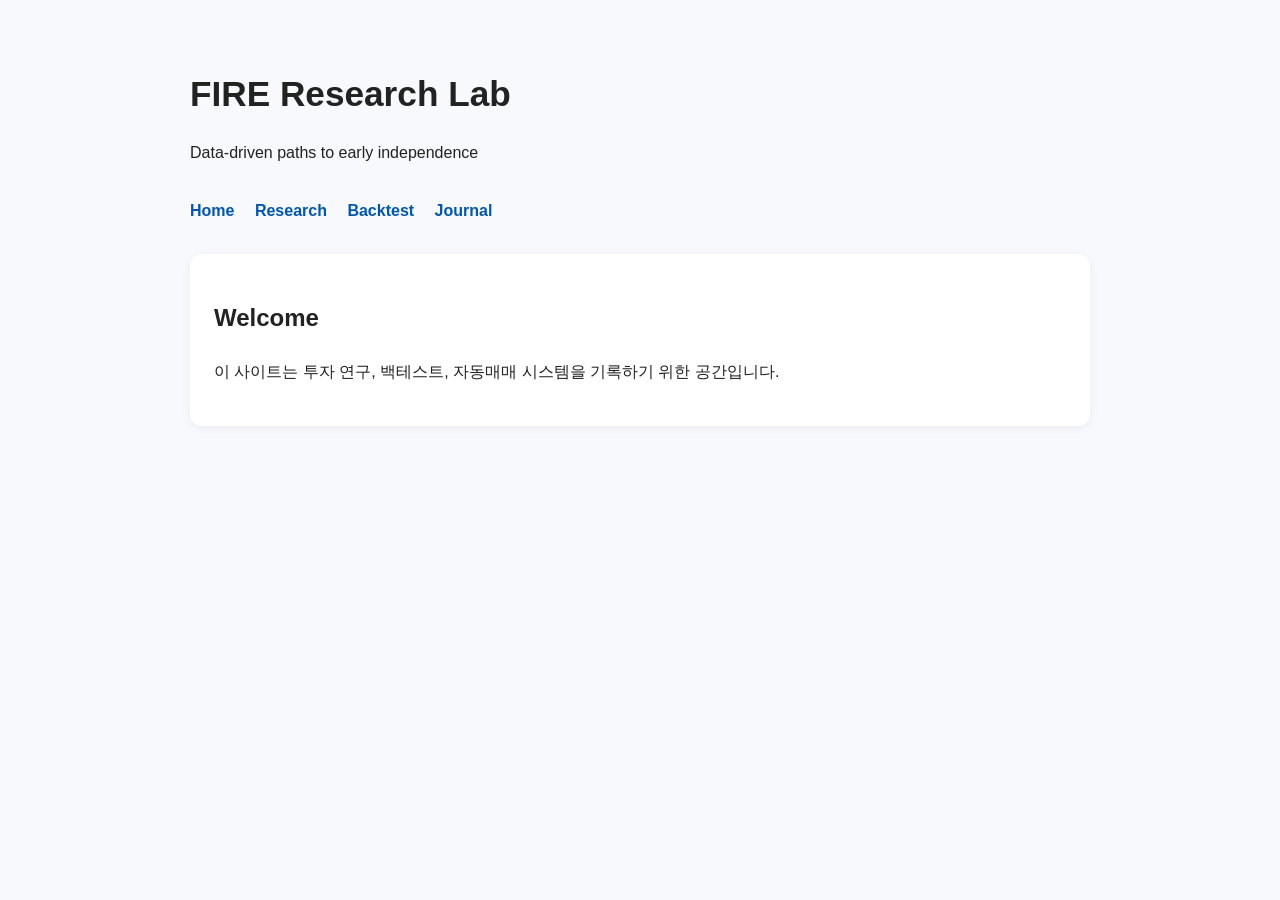
<file: index.html>
<!DOCTYPE html>
<html lang="ko">
<head>
  <meta charset="UTF-8">
  <meta name="viewport" content="width=device-width, initial-scale=1.0">
  <title>FIRE Research Lab</title>
  <style>
    body {
      font-family: Arial, sans-serif;
      max-width: 900px;
      margin: 0 auto;
      padding: 40px 20px;
      line-height: 1.7;
      background: #f7f9fc;
      color: #222;
    }
    h1 {
      font-size: 2.2rem;
      margin-bottom: 10px;
    }
    nav {
      margin: 30px 0;
    }
    nav a {
      margin-right: 16px;
      text-decoration: none;
      color: #0056b3;
      font-weight: bold;
    }
    .card {
      background: white;
      padding: 24px;
      border-radius: 12px;
      box-shadow: 0 2px 10px rgba(0,0,0,0.06);
      margin-top: 24px;
    }
  </style>
</head>
<body>

  <h1>FIRE Research Lab</h1>
  <p>Data-driven paths to early independence</p>

  <nav>
    <a href="index.html">Home</a>
    <a href="research.html">Research</a>
    <a href="backtest.html">Backtest</a>
    <a href="journal.html">Journal</a>
  </nav>

  <div class="card">
    <h2>Welcome</h2>
    <p>
      이 사이트는 투자 연구, 백테스트, 자동매매 시스템을 기록하기 위한 공간입니다.
    </p>
  </div>

</body>
</html>
</file>
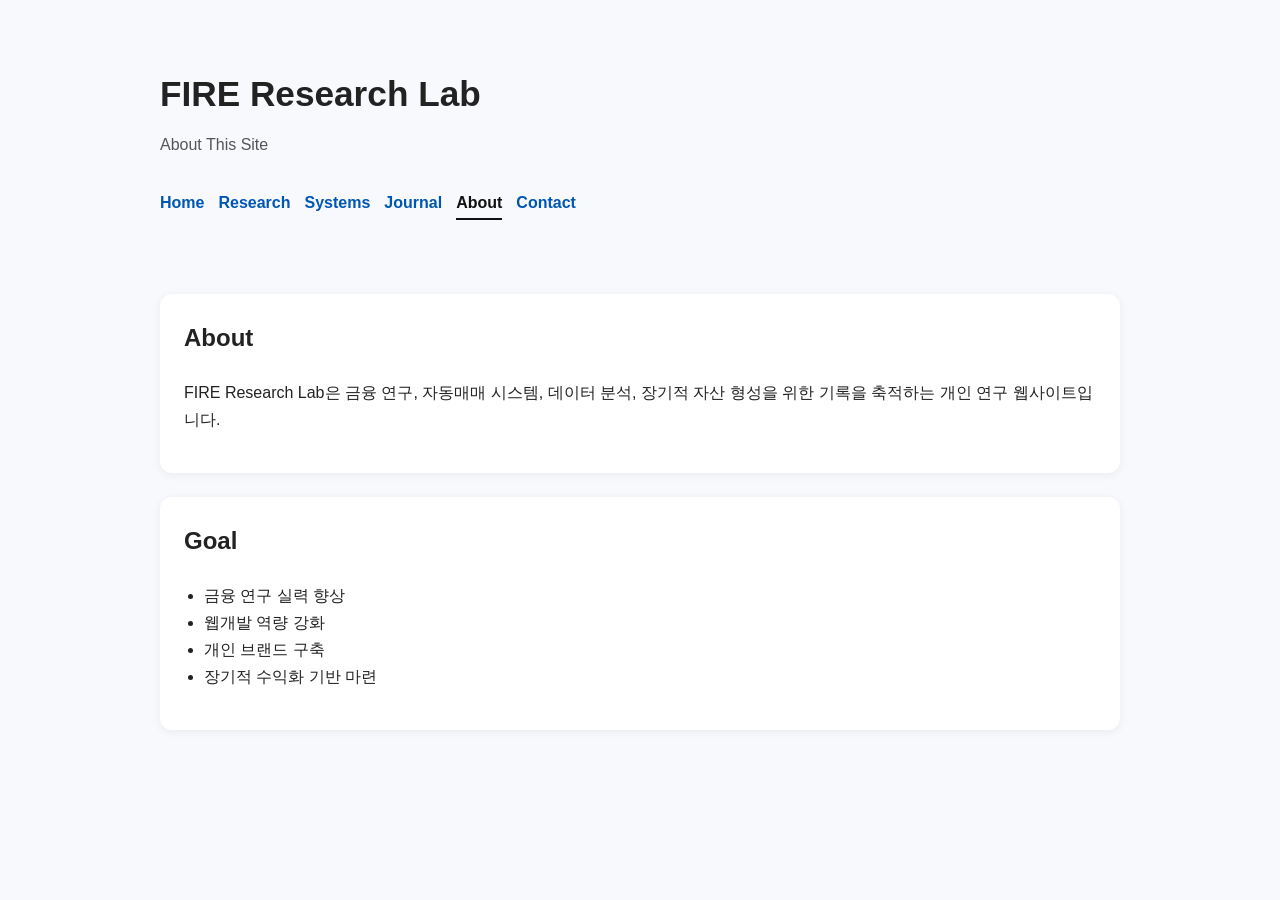
<file: about.html>
<!DOCTYPE html>
<html lang="ko">
<head>
  <meta charset="UTF-8">
  <meta name="viewport" content="width=device-width, initial-scale=1.0">
  <title>About | FIRE Research Lab</title>
  <link rel="stylesheet" href="css/style.css">
</head>
<body>

  <header class="site-header">
    <div class="container">
      <h1 class="site-title">FIRE Research Lab</h1>
      <p class="site-subtitle">About This Site</p>

      <nav class="site-nav">
        <a href="index.html">Home</a>
        <a href="research.html">Research</a>
        <a href="systems.html">Systems</a>
        <a href="journal.html">Journal</a>
        <a href="about.html" class="active">About</a>
        <a href="contact.html">Contact</a>
      </nav>
    </div>
  </header>

  <main class="container">
    <section class="card">
      <h2>About</h2>
      <p>
        FIRE Research Lab은 금융 연구, 자동매매 시스템, 데이터 분석, 장기적 자산 형성을 위한 기록을 축적하는 개인 연구 웹사이트입니다.
      </p>
    </section>

    <section class="card">
      <h2>Goal</h2>
      <ul>
        <li>금융 연구 실력 향상</li>
        <li>웹개발 역량 강화</li>
        <li>개인 브랜드 구축</li>
        <li>장기적 수익화 기반 마련</li>
      </ul>
    </section>
  </main>

</body>
</html>
</file>
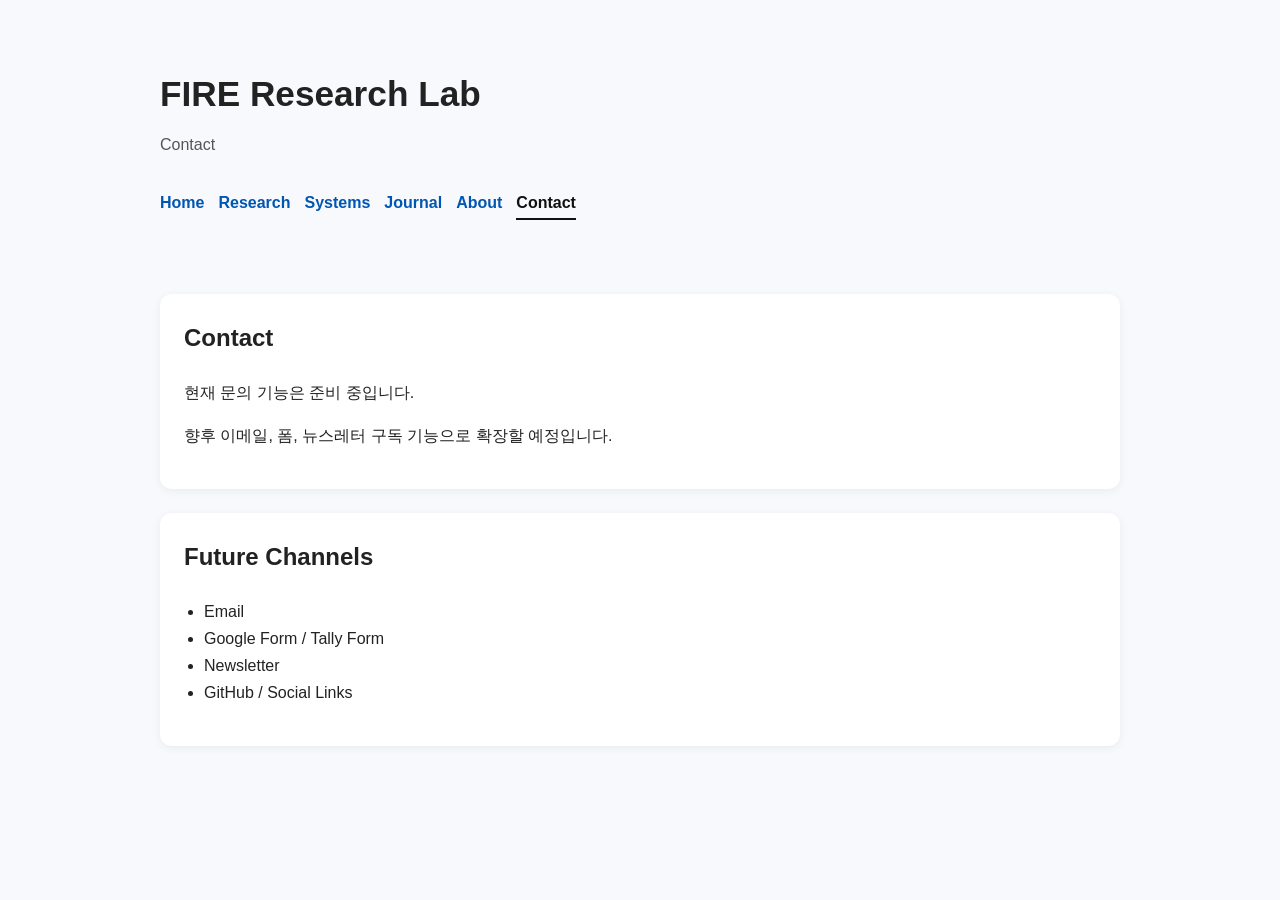
<file: contact.html>
<!DOCTYPE html>
<html lang="ko">
<head>
  <meta charset="UTF-8">
  <meta name="viewport" content="width=device-width, initial-scale=1.0">
  <meta name="description" content="FIRE Research Lab의 문의 및 향후 소통 채널을 안내하는 페이지">
  <title>Contact | FIRE Research Lab</title>
  <link rel="stylesheet" href="css/style.css">
</head>
<body>

  <header class="site-header">
    <div class="container">
      <h1 class="site-title">FIRE Research Lab</h1>
      <p class="site-subtitle">Contact</p>

      <nav class="site-nav">
        <a href="index.html">Home</a>
        <a href="research.html">Research</a>
        <a href="systems.html">Systems</a>
        <a href="journal.html">Journal</a>
        <a href="about.html">About</a>
        <a href="contact.html" class="active">Contact</a>
      </nav>
    </div>
  </header>

  <main class="container">
    <section class="card">
      <h2>Contact</h2>
      <p>현재 문의 기능은 준비 중입니다.</p>
      <p>향후 이메일, 폼, 뉴스레터 구독 기능으로 확장할 예정입니다.</p>
    </section>

    <section class="card">
      <h2>Future Channels</h2>
      <ul>
        <li>Email</li>
        <li>Google Form / Tally Form</li>
        <li>Newsletter</li>
        <li>GitHub / Social Links</li>
      </ul>
    </section>
  </main>

</body>
</html>
</file>
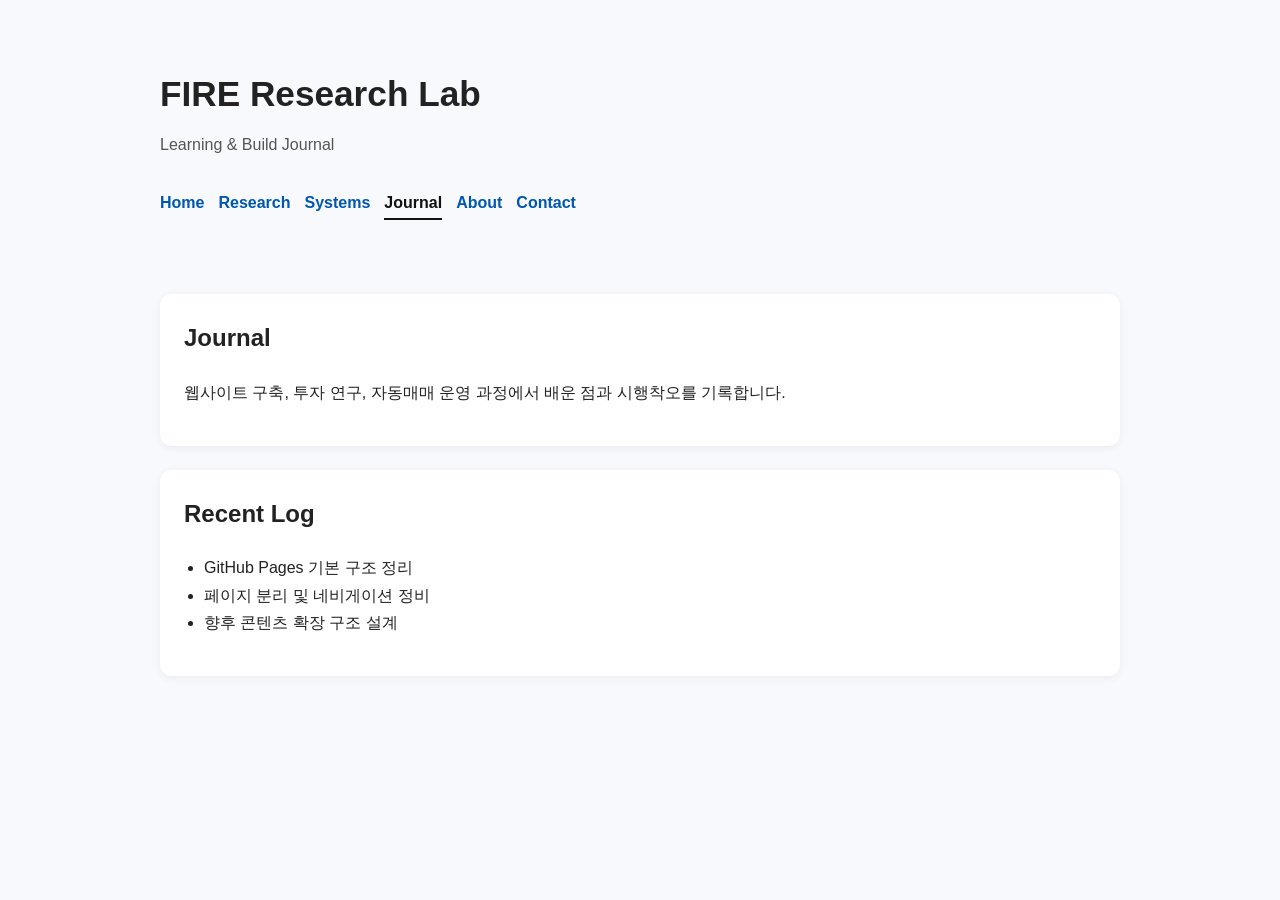
<file: journal.html>
<!DOCTYPE html>
<html lang="ko">
<head>
  <meta charset="UTF-8">
  <meta name="viewport" content="width=device-width, initial-scale=1.0">
  <title>Journal | FIRE Research Lab</title>
  <link rel="stylesheet" href="css/style.css">
</head>
<body>

  <header class="site-header">
    <div class="container">
      <h1 class="site-title">FIRE Research Lab</h1>
      <p class="site-subtitle">Learning & Build Journal</p>

      <nav class="site-nav">
        <a href="index.html">Home</a>
        <a href="research.html">Research</a>
        <a href="systems.html">Systems</a>
        <a href="journal.html" class="active">Journal</a>
        <a href="about.html">About</a>
        <a href="contact.html">Contact</a>
      </nav>
    </div>
  </header>

  <main class="container">
    <section class="card">
      <h2>Journal</h2>
      <p>웹사이트 구축, 투자 연구, 자동매매 운영 과정에서 배운 점과 시행착오를 기록합니다.</p>
    </section>

    <section class="card">
      <h2>Recent Log</h2>
      <ul>
        <li>GitHub Pages 기본 구조 정리</li>
        <li>페이지 분리 및 네비게이션 정비</li>
        <li>향후 콘텐츠 확장 구조 설계</li>
      </ul>
    </section>
  </main>

</body>
</html>
</file>
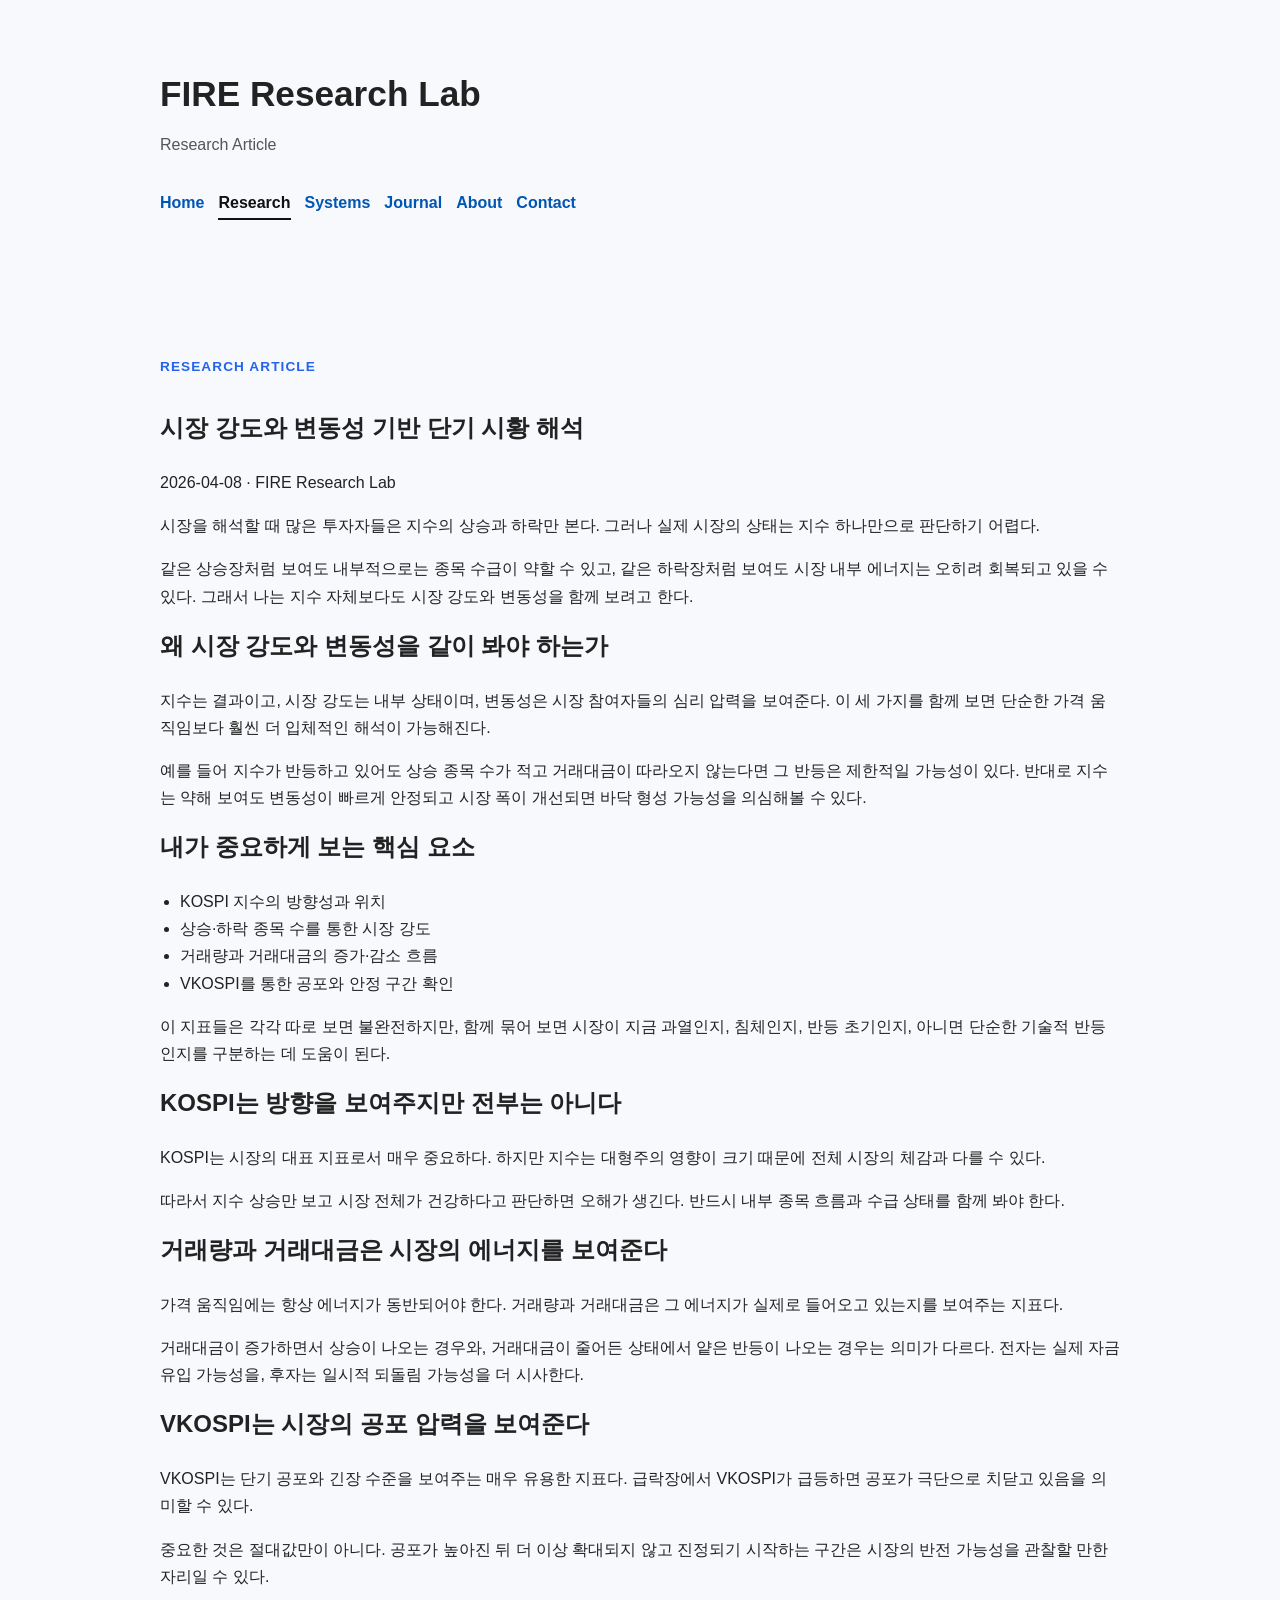
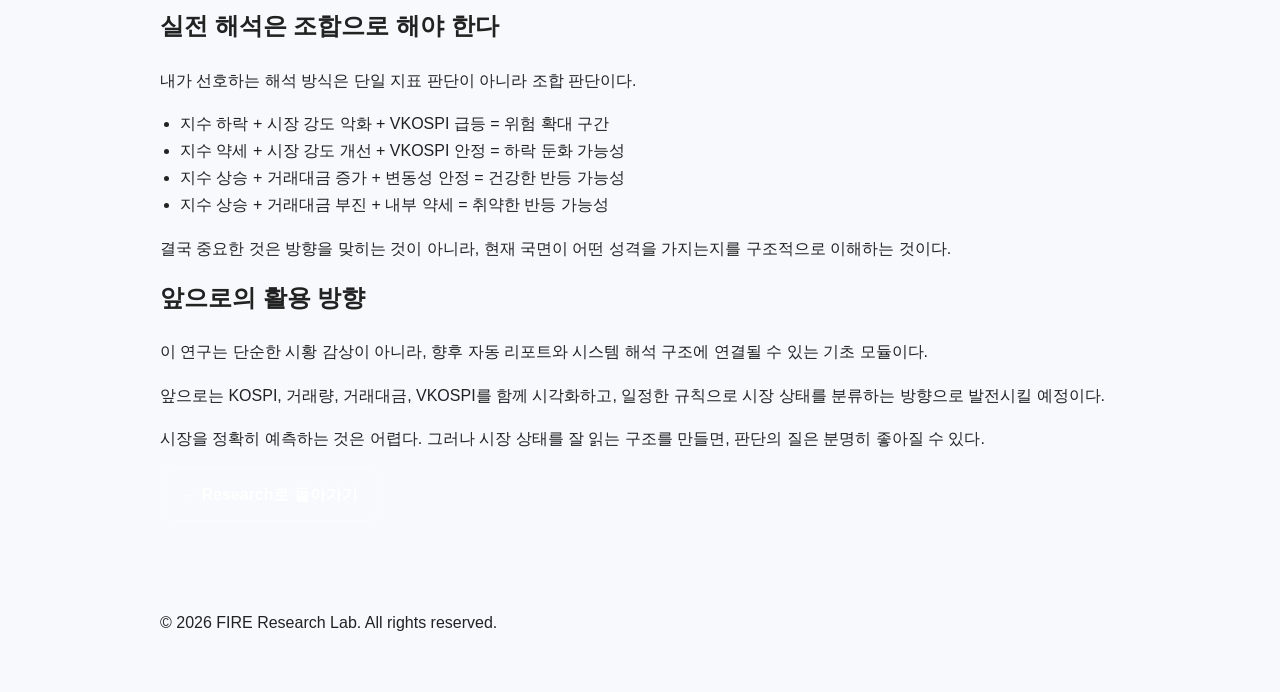
<file: post2.html>
<!DOCTYPE html>
<html lang="ko">
<head>
  <meta charset="UTF-8">
  <meta name="viewport" content="width=device-width, initial-scale=1.0">

  <title>시장 강도와 변동성 기반 단기 시황 해석 | FIRE Research Lab</title>
  <meta name="description" content="KOSPI, 거래량, 거래대금, VKOSPI를 함께 해석하여 단기 시장 위치를 점검하는 연구 글입니다.">
  <meta name="keywords" content="시장 강도, 변동성, KOSPI, VKOSPI, 거래량, 거래대금, 시황 해석">
  <meta name="author" content="Ji-hyun">
  <meta name="robots" content="index, follow">
  <link rel="canonical" href="https://nahaebom.github.io/post2.html">

  <meta property="og:type" content="article">
  <meta property="og:title" content="시장 강도와 변동성 기반 단기 시황 해석 | FIRE Research Lab">
  <meta property="og:description" content="KOSPI, 거래량, 거래대금, VKOSPI를 함께 해석하여 단기 시장 위치를 점검하는 연구 글입니다.">
  <meta property="og:url" content="https://nahaebom.github.io/post2.html">
  <meta property="og:site_name" content="FIRE Research Lab">
  <meta property="og:locale" content="ko_KR">

  <meta name="twitter:card" content="summary">
  <meta name="twitter:title" content="시장 강도와 변동성 기반 단기 시황 해석 | FIRE Research Lab">
  <meta name="twitter:description" content="KOSPI, 거래량, 거래대금, VKOSPI를 함께 해석하여 단기 시장 위치를 점검하는 연구 글입니다.">

  <link rel="stylesheet" href="css/style.css">
</head>
<body>

  <header class="site-header">
    <div class="container">
      <h1 class="site-title">FIRE Research Lab</h1>
      <p class="site-subtitle">Research Article</p>

      <nav class="site-nav">
        <a href="index.html">Home</a>
        <a href="research.html" class="active">Research</a>
        <a href="systems.html">Systems</a>
        <a href="journal.html">Journal</a>
        <a href="about.html">About</a>
        <a href="contact.html">Contact</a>
      </nav>
    </div>
  </header>

  <main>
    <section class="content-section">
      <div class="container article-layout">

        <div class="article-header">
          <p class="section-eyebrow">Research Article</p>
          <h1 class="article-title">시장 강도와 변동성 기반 단기 시황 해석</h1>
          <p class="article-meta">2026-04-08 · FIRE Research Lab</p>
        </div>

        <article class="article-card">
          <section class="article-body">

            <p>
              시장을 해석할 때 많은 투자자들은 지수의 상승과 하락만 본다.
              그러나 실제 시장의 상태는 지수 하나만으로 판단하기 어렵다.
            </p>

            <p>
              같은 상승장처럼 보여도 내부적으로는 종목 수급이 약할 수 있고,
              같은 하락장처럼 보여도 시장 내부 에너지는 오히려 회복되고 있을 수 있다.
              그래서 나는 지수 자체보다도 시장 강도와 변동성을 함께 보려고 한다.
            </p>

            <h2>왜 시장 강도와 변동성을 같이 봐야 하는가</h2>

            <p>
              지수는 결과이고, 시장 강도는 내부 상태이며, 변동성은 시장 참여자들의 심리 압력을 보여준다.
              이 세 가지를 함께 보면 단순한 가격 움직임보다 훨씬 더 입체적인 해석이 가능해진다.
            </p>

            <p>
              예를 들어 지수가 반등하고 있어도 상승 종목 수가 적고 거래대금이 따라오지 않는다면
              그 반등은 제한적일 가능성이 있다.
              반대로 지수는 약해 보여도 변동성이 빠르게 안정되고 시장 폭이 개선되면
              바닥 형성 가능성을 의심해볼 수 있다.
            </p>

            <h2>내가 중요하게 보는 핵심 요소</h2>

            <ul>
              <li>KOSPI 지수의 방향성과 위치</li>
              <li>상승·하락 종목 수를 통한 시장 강도</li>
              <li>거래량과 거래대금의 증가·감소 흐름</li>
              <li>VKOSPI를 통한 공포와 안정 구간 확인</li>
            </ul>

            <p>
              이 지표들은 각각 따로 보면 불완전하지만,
              함께 묶어 보면 시장이 지금 과열인지, 침체인지, 반등 초기인지,
              아니면 단순한 기술적 반등인지를 구분하는 데 도움이 된다.
            </p>

            <h2>KOSPI는 방향을 보여주지만 전부는 아니다</h2>

            <p>
              KOSPI는 시장의 대표 지표로서 매우 중요하다.
              하지만 지수는 대형주의 영향이 크기 때문에 전체 시장의 체감과 다를 수 있다.
            </p>

            <p>
              따라서 지수 상승만 보고 시장 전체가 건강하다고 판단하면 오해가 생긴다.
              반드시 내부 종목 흐름과 수급 상태를 함께 봐야 한다.
            </p>

            <h2>거래량과 거래대금은 시장의 에너지를 보여준다</h2>

            <p>
              가격 움직임에는 항상 에너지가 동반되어야 한다.
              거래량과 거래대금은 그 에너지가 실제로 들어오고 있는지를 보여주는 지표다.
            </p>

            <p>
              거래대금이 증가하면서 상승이 나오는 경우와,
              거래대금이 줄어든 상태에서 얕은 반등이 나오는 경우는 의미가 다르다.
              전자는 실제 자금 유입 가능성을, 후자는 일시적 되돌림 가능성을 더 시사한다.
            </p>

            <h2>VKOSPI는 시장의 공포 압력을 보여준다</h2>

            <p>
              VKOSPI는 단기 공포와 긴장 수준을 보여주는 매우 유용한 지표다.
              급락장에서 VKOSPI가 급등하면 공포가 극단으로 치닫고 있음을 의미할 수 있다.
            </p>

            <p>
              중요한 것은 절대값만이 아니다.
              공포가 높아진 뒤 더 이상 확대되지 않고 진정되기 시작하는 구간은
              시장의 반전 가능성을 관찰할 만한 자리일 수 있다.
            </p>

            <h2>실전 해석은 조합으로 해야 한다</h2>

            <p>
              내가 선호하는 해석 방식은 단일 지표 판단이 아니라 조합 판단이다.
            </p>

            <ul>
              <li>지수 하락 + 시장 강도 악화 + VKOSPI 급등 = 위험 확대 구간</li>
              <li>지수 약세 + 시장 강도 개선 + VKOSPI 안정 = 하락 둔화 가능성</li>
              <li>지수 상승 + 거래대금 증가 + 변동성 안정 = 건강한 반등 가능성</li>
              <li>지수 상승 + 거래대금 부진 + 내부 약세 = 취약한 반등 가능성</li>
            </ul>

            <p>
              결국 중요한 것은 방향을 맞히는 것이 아니라,
              현재 국면이 어떤 성격을 가지는지를 구조적으로 이해하는 것이다.
            </p>

            <h2>앞으로의 활용 방향</h2>

            <p>
              이 연구는 단순한 시황 감상이 아니라,
              향후 자동 리포트와 시스템 해석 구조에 연결될 수 있는 기초 모듈이다.
            </p>

            <p>
              앞으로는 KOSPI, 거래량, 거래대금, VKOSPI를 함께 시각화하고,
              일정한 규칙으로 시장 상태를 분류하는 방향으로 발전시킬 예정이다.
            </p>

            <p>
              시장을 정확히 예측하는 것은 어렵다.
              그러나 시장 상태를 잘 읽는 구조를 만들면,
              판단의 질은 분명히 좋아질 수 있다.
            </p>

          </section>
        </article>

        <div class="article-footer-nav">
          <a href="research.html" class="btn btn-secondary article-back-btn">← Research로 돌아가기</a>
        </div>

      </div>
    </section>
  </main>

  <footer class="site-footer">
    <div class="container">
      <p>&copy; 2026 FIRE Research Lab. All rights reserved.</p>
    </div>
  </footer>

</body>
</html>
</file>
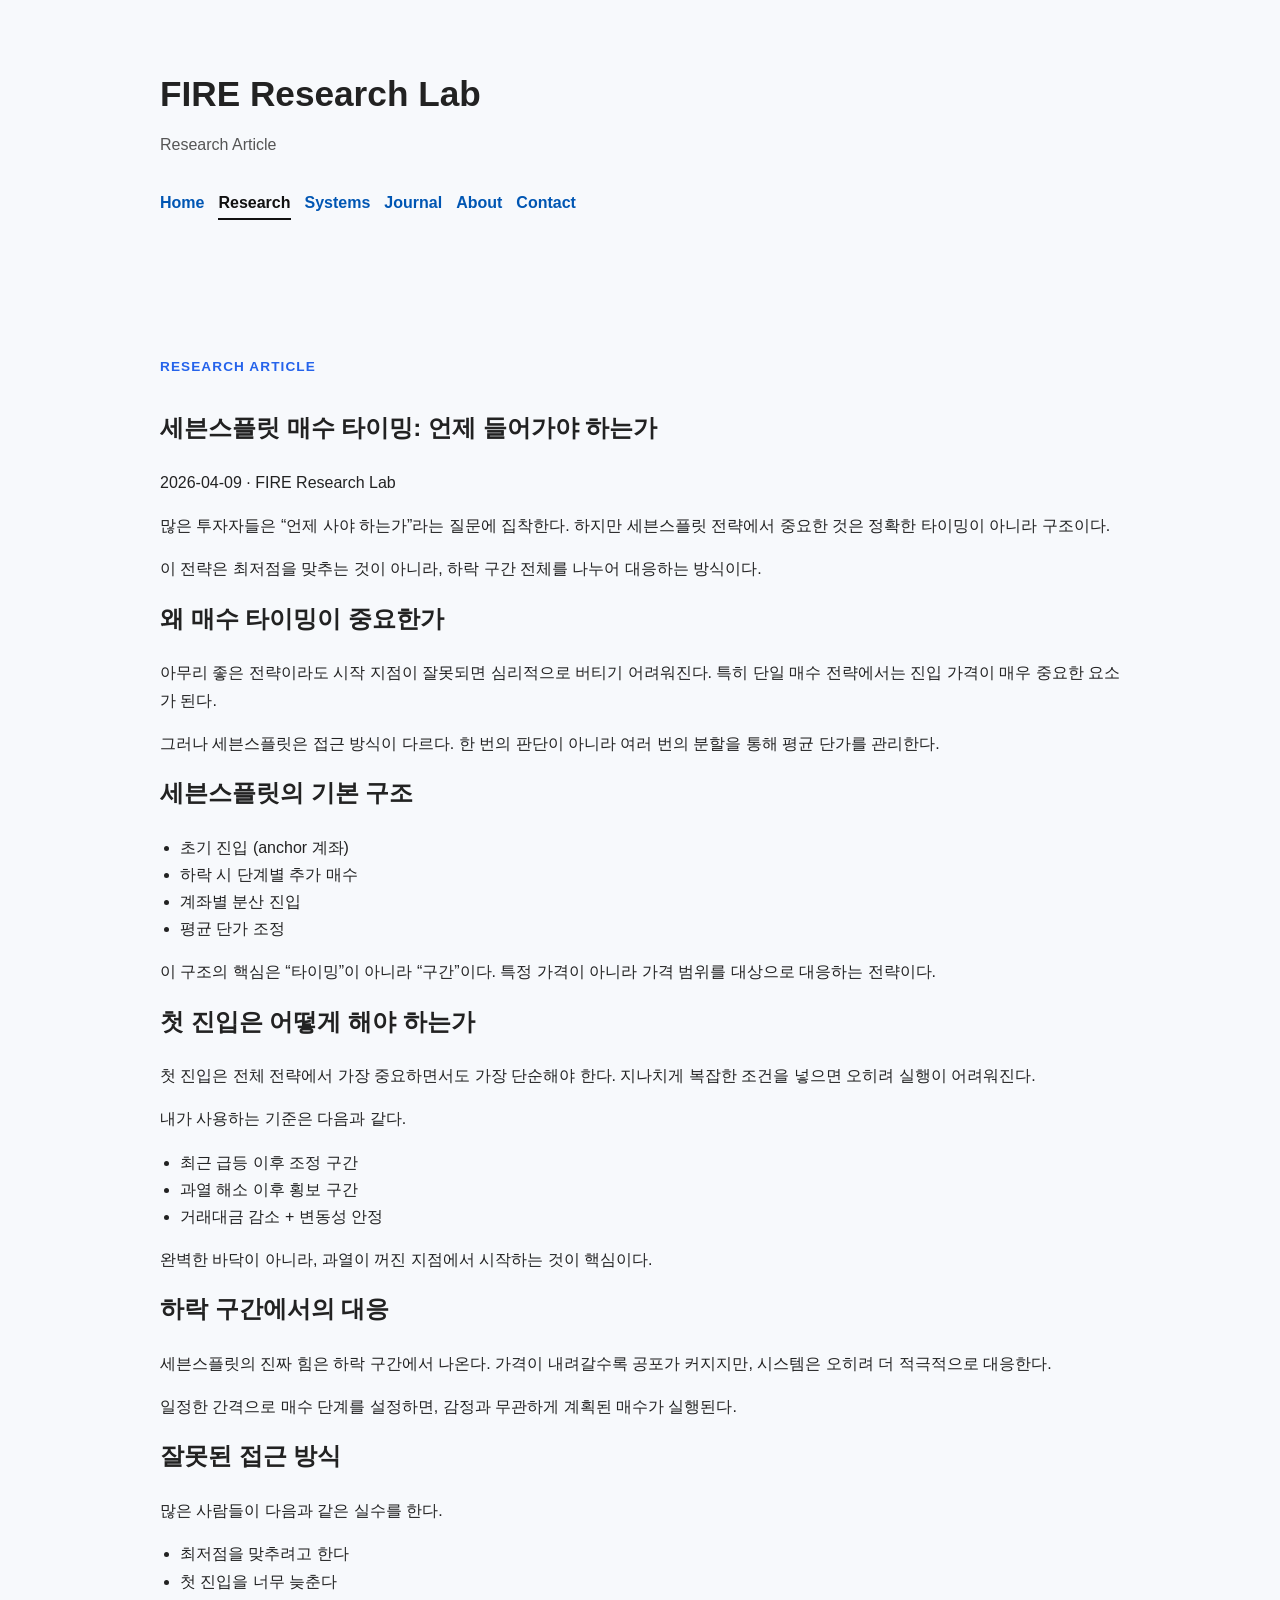
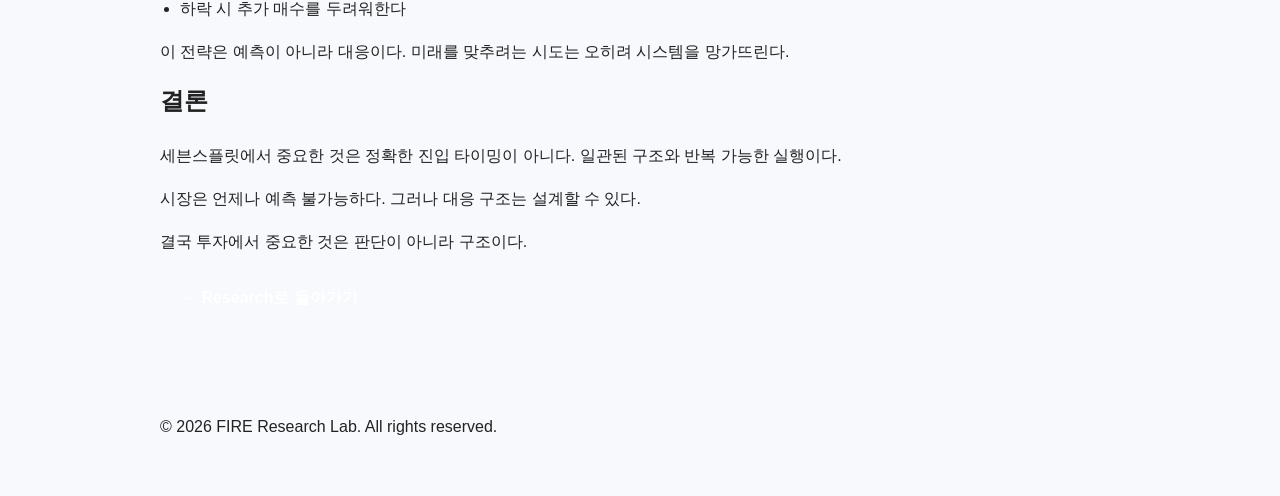
<file: post3.html>
<!DOCTYPE html>
<html lang="ko">
<head>
  <meta charset="UTF-8">
  <meta name="viewport" content="width=device-width, initial-scale=1.0">

  <title>세븐스플릿 매수 타이밍: 언제 들어가야 하는가 | FIRE Research Lab</title>
  <meta name="description" content="세븐스플릿 전략에서 가장 중요한 매수 타이밍과 진입 기준을 구조적으로 설명하는 글입니다.">
  <meta name="keywords" content="세븐스플릿, 매수 타이밍, 자동매매, 분할매수, 투자 전략">
  <meta name="author" content="Ji-hyun">
  <meta name="robots" content="index, follow">
  <link rel="canonical" href="https://nahaebom.github.io/post3.html">

  <meta property="og:type" content="article">
  <meta property="og:title" content="세븐스플릿 매수 타이밍: 언제 들어가야 하는가 | FIRE Research Lab">
  <meta property="og:description" content="세븐스플릿 전략에서 가장 중요한 매수 타이밍과 진입 기준을 구조적으로 설명하는 글입니다.">
  <meta property="og:url" content="https://nahaebom.github.io/post3.html">
  <meta property="og:site_name" content="FIRE Research Lab">
  <meta property="og:locale" content="ko_KR">

  <meta name="twitter:card" content="summary">
  <meta name="twitter:title" content="세븐스플릿 매수 타이밍: 언제 들어가야 하는가">
  <meta name="twitter:description" content="세븐스플릿 전략의 진입 기준을 설명합니다.">

  <link rel="stylesheet" href="css/style.css">
</head>
<body>

  <header class="site-header">
    <div class="container">
      <h1 class="site-title">FIRE Research Lab</h1>
      <p class="site-subtitle">Research Article</p>

      <nav class="site-nav">
        <a href="index.html">Home</a>
        <a href="research.html" class="active">Research</a>
        <a href="systems.html">Systems</a>
        <a href="journal.html">Journal</a>
        <a href="about.html">About</a>
        <a href="contact.html">Contact</a>
      </nav>
    </div>
  </header>

  <main>
    <section class="content-section">
      <div class="container article-layout">

        <div class="article-header">
          <p class="section-eyebrow">Research Article</p>
          <h1 class="article-title">세븐스플릿 매수 타이밍: 언제 들어가야 하는가</h1>
          <p class="article-meta">2026-04-09 · FIRE Research Lab</p>
        </div>

        <article class="article-card">
          <section class="article-body">

            <p>
              많은 투자자들은 “언제 사야 하는가”라는 질문에 집착한다.
              하지만 세븐스플릿 전략에서 중요한 것은 정확한 타이밍이 아니라 구조이다.
            </p>

            <p>
              이 전략은 최저점을 맞추는 것이 아니라,
              하락 구간 전체를 나누어 대응하는 방식이다.
            </p>

            <h2>왜 매수 타이밍이 중요한가</h2>

            <p>
              아무리 좋은 전략이라도 시작 지점이 잘못되면 심리적으로 버티기 어려워진다.
              특히 단일 매수 전략에서는 진입 가격이 매우 중요한 요소가 된다.
            </p>

            <p>
              그러나 세븐스플릿은 접근 방식이 다르다.
              한 번의 판단이 아니라 여러 번의 분할을 통해 평균 단가를 관리한다.
            </p>

            <h2>세븐스플릿의 기본 구조</h2>

            <ul>
              <li>초기 진입 (anchor 계좌)</li>
              <li>하락 시 단계별 추가 매수</li>
              <li>계좌별 분산 진입</li>
              <li>평균 단가 조정</li>
            </ul>

            <p>
              이 구조의 핵심은 “타이밍”이 아니라 “구간”이다.
              특정 가격이 아니라 가격 범위를 대상으로 대응하는 전략이다.
            </p>

            <h2>첫 진입은 어떻게 해야 하는가</h2>

            <p>
              첫 진입은 전체 전략에서 가장 중요하면서도 가장 단순해야 한다.
              지나치게 복잡한 조건을 넣으면 오히려 실행이 어려워진다.
            </p>

            <p>
              내가 사용하는 기준은 다음과 같다.
            </p>

            <ul>
              <li>최근 급등 이후 조정 구간</li>
              <li>과열 해소 이후 횡보 구간</li>
              <li>거래대금 감소 + 변동성 안정</li>
            </ul>

            <p>
              완벽한 바닥이 아니라, 과열이 꺼진 지점에서 시작하는 것이 핵심이다.
            </p>

            <h2>하락 구간에서의 대응</h2>

            <p>
              세븐스플릿의 진짜 힘은 하락 구간에서 나온다.
              가격이 내려갈수록 공포가 커지지만, 시스템은 오히려 더 적극적으로 대응한다.
            </p>

            <p>
              일정한 간격으로 매수 단계를 설정하면,
              감정과 무관하게 계획된 매수가 실행된다.
            </p>

            <h2>잘못된 접근 방식</h2>

            <p>
              많은 사람들이 다음과 같은 실수를 한다.
            </p>

            <ul>
              <li>최저점을 맞추려고 한다</li>
              <li>첫 진입을 너무 늦춘다</li>
              <li>하락 시 추가 매수를 두려워한다</li>
            </ul>

            <p>
              이 전략은 예측이 아니라 대응이다.
              미래를 맞추려는 시도는 오히려 시스템을 망가뜨린다.
            </p>

            <h2>결론</h2>

            <p>
              세븐스플릿에서 중요한 것은 정확한 진입 타이밍이 아니다.
              일관된 구조와 반복 가능한 실행이다.
            </p>

            <p>
              시장은 언제나 예측 불가능하다.
              그러나 대응 구조는 설계할 수 있다.
            </p>

            <p>
              결국 투자에서 중요한 것은 판단이 아니라 구조이다.
            </p>

          </section>
        </article>

        <div class="article-footer-nav">
          <a href="research.html" class="btn btn-secondary article-back-btn">← Research로 돌아가기</a>
        </div>

      </div>
    </section>
  </main>

  <footer class="site-footer">
    <div class="container">
      <p>&copy; 2026 FIRE Research Lab. All rights reserved.</p>
    </div>
  </footer>

</body>
</html>
</file>
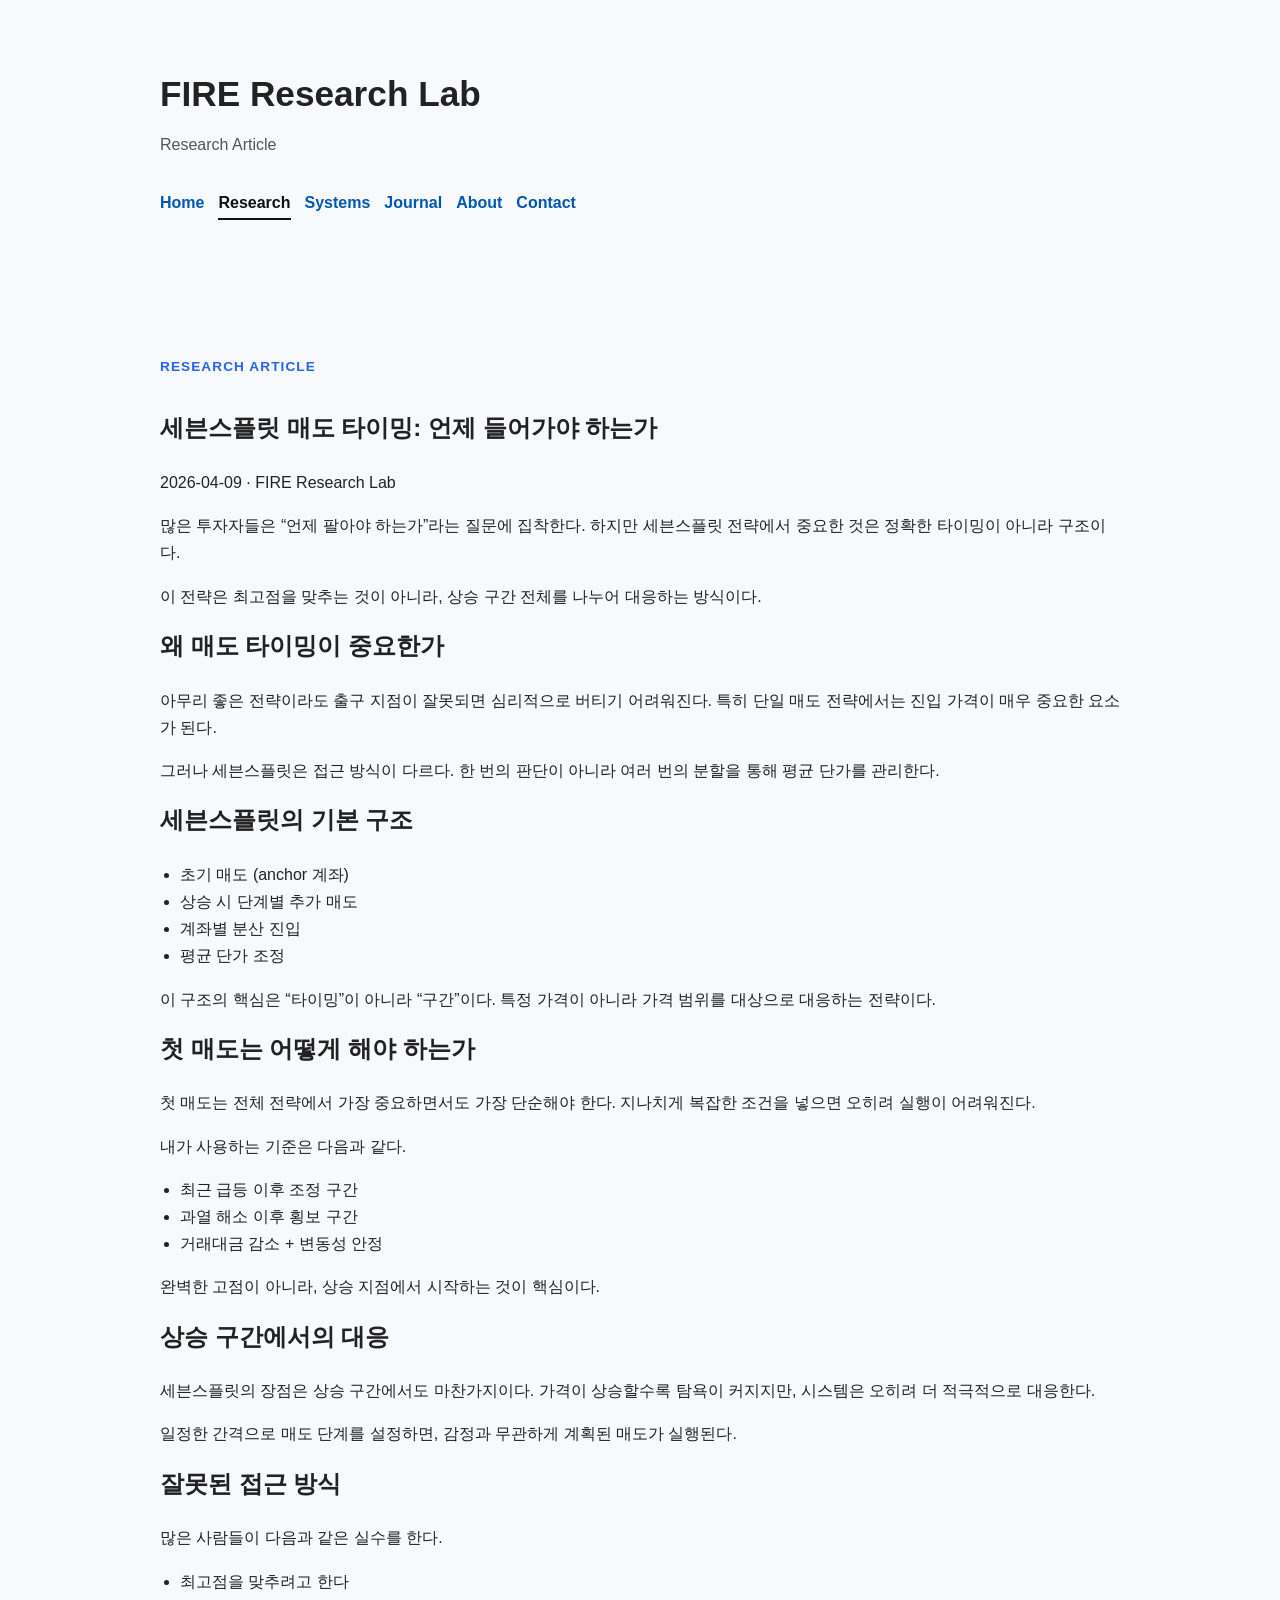
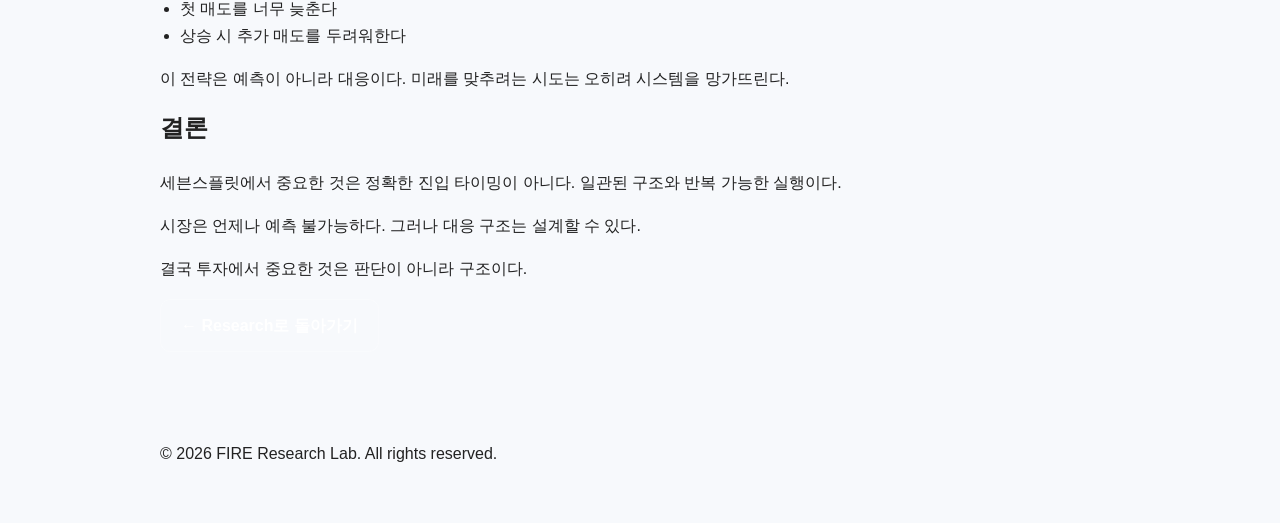
<file: post4.html>
<!DOCTYPE html>
<html lang="ko">
<head>
  <meta charset="UTF-8">
  <meta name="viewport" content="width=device-width, initial-scale=1.0">

  <title>세븐스플릿 매도 타이밍: 언제 빠져나와야 하는가 | FIRE Research Lab</title>
  <meta name="description" content="세븐스플릿 전략에서 가장 중요한 매도 타이밍과 익절/손절 기준을 구조적으로 설명하는 글입니다.">
  <meta name="keywords" content="세븐스플릿, 매수 타이밍, 자동매매, 분할매수, 투자 전략">
  <meta name="author" content="NAHAEBOM">
  <meta name="robots" content="index, follow">
  <link rel="canonical" href="https://nahaebom.github.io/post4.html">

  <meta property="og:type" content="article">
  <meta property="og:title" content="세븐스플릿 매도 타이밍: 언제 빠져나와야 하는가 | FIRE Research Lab">
  <meta property="og:description" content="세븐스플릿 전략에서 가장 중요한 매도 타이밍과 진입 기준을 구조적으로 설명하는 글입니다.">
  <meta property="og:url" content="https://nahaebom.github.io/post3.html">
  <meta property="og:site_name" content="FIRE Research Lab">
  <meta property="og:locale" content="ko_KR">

  <meta name="twitter:card" content="summary">
  <meta name="twitter:title" content="세븐스플릿 매도 타이밍: 언제 빠져나와야 하는가">
  <meta name="twitter:description" content="세븐스플릿 전략의 출구 기준을 설명합니다.">

  <link rel="stylesheet" href="css/style.css">
</head>
<body>

  <header class="site-header">
    <div class="container">
      <h1 class="site-title">FIRE Research Lab</h1>
      <p class="site-subtitle">Research Article</p>

      <nav class="site-nav">
        <a href="index.html">Home</a>
        <a href="research.html" class="active">Research</a>
        <a href="systems.html">Systems</a>
        <a href="journal.html">Journal</a>
        <a href="about.html">About</a>
        <a href="contact.html">Contact</a>
      </nav>
    </div>
  </header>

  <main>
    <section class="content-section">
      <div class="container article-layout">

        <div class="article-header">
          <p class="section-eyebrow">Research Article</p>
          <h1 class="article-title">세븐스플릿 매도 타이밍: 언제 들어가야 하는가</h1>
          <p class="article-meta">2026-04-09 · FIRE Research Lab</p>
        </div>

        <article class="article-card">
          <section class="article-body">

            <p>
              많은 투자자들은 “언제 팔아야 하는가”라는 질문에 집착한다.
              하지만 세븐스플릿 전략에서 중요한 것은 정확한 타이밍이 아니라 구조이다.
            </p>

            <p>
              이 전략은 최고점을 맞추는 것이 아니라,
              상승 구간 전체를 나누어 대응하는 방식이다.
            </p>

            <h2>왜 매도 타이밍이 중요한가</h2>

            <p>
              아무리 좋은 전략이라도 출구 지점이 잘못되면 심리적으로 버티기 어려워진다.
              특히 단일 매도 전략에서는 진입 가격이 매우 중요한 요소가 된다.
            </p>

            <p>
              그러나 세븐스플릿은 접근 방식이 다르다.
              한 번의 판단이 아니라 여러 번의 분할을 통해 평균 단가를 관리한다.
            </p>

            <h2>세븐스플릿의 기본 구조</h2>

            <ul>
              <li>초기 매도 (anchor 계좌)</li>
              <li>상승 시 단계별 추가 매도</li>
              <li>계좌별 분산 진입</li>
              <li>평균 단가 조정</li>
            </ul>

            <p>
              이 구조의 핵심은 “타이밍”이 아니라 “구간”이다.
              특정 가격이 아니라 가격 범위를 대상으로 대응하는 전략이다.
            </p>

            <h2>첫 매도는 어떻게 해야 하는가</h2>

            <p>
              첫 매도는 전체 전략에서 가장 중요하면서도 가장 단순해야 한다.
              지나치게 복잡한 조건을 넣으면 오히려 실행이 어려워진다.
            </p>

            <p>
              내가 사용하는 기준은 다음과 같다.
            </p>

            <ul>
              <li>최근 급등 이후 조정 구간</li>
              <li>과열 해소 이후 횡보 구간</li>
              <li>거래대금 감소 + 변동성 안정</li>
            </ul>

            <p>
              완벽한 고점이 아니라, 상승 지점에서 시작하는 것이 핵심이다.
            </p>

            <h2>상승 구간에서의 대응</h2>

            <p>
              세븐스플릿의 장점은 상승 구간에서도 마찬가지이다.
              가격이 상승할수록 탐욕이 커지지만, 시스템은 오히려 더 적극적으로 대응한다.
            </p>

            <p>
              일정한 간격으로 매도 단계를 설정하면,
              감정과 무관하게 계획된 매도가 실행된다.
            </p>

            <h2>잘못된 접근 방식</h2>

            <p>
              많은 사람들이 다음과 같은 실수를 한다.
            </p>

            <ul>
              <li>최고점을 맞추려고 한다</li>
              <li>첫 매도를 너무 늦춘다</li>
              <li>상승 시 추가 매도를 두려워한다</li>
            </ul>

            <p>
              이 전략은 예측이 아니라 대응이다.
              미래를 맞추려는 시도는 오히려 시스템을 망가뜨린다.
            </p>

            <h2>결론</h2>

            <p>
              세븐스플릿에서 중요한 것은 정확한 진입 타이밍이 아니다.
              일관된 구조와 반복 가능한 실행이다.
            </p>

            <p>
              시장은 언제나 예측 불가능하다.
              그러나 대응 구조는 설계할 수 있다.
            </p>

            <p>
              결국 투자에서 중요한 것은 판단이 아니라 구조이다.
            </p>

          </section>
        </article>

        <div class="article-footer-nav">
          <a href="research.html" class="btn btn-secondary article-back-btn">← Research로 돌아가기</a>
        </div>

      </div>
    </section>
  </main>

  <footer class="site-footer">
    <div class="container">
      <p>&copy; 2026 FIRE Research Lab. All rights reserved.</p>
    </div>
  </footer>

</body>
</html>
</file>
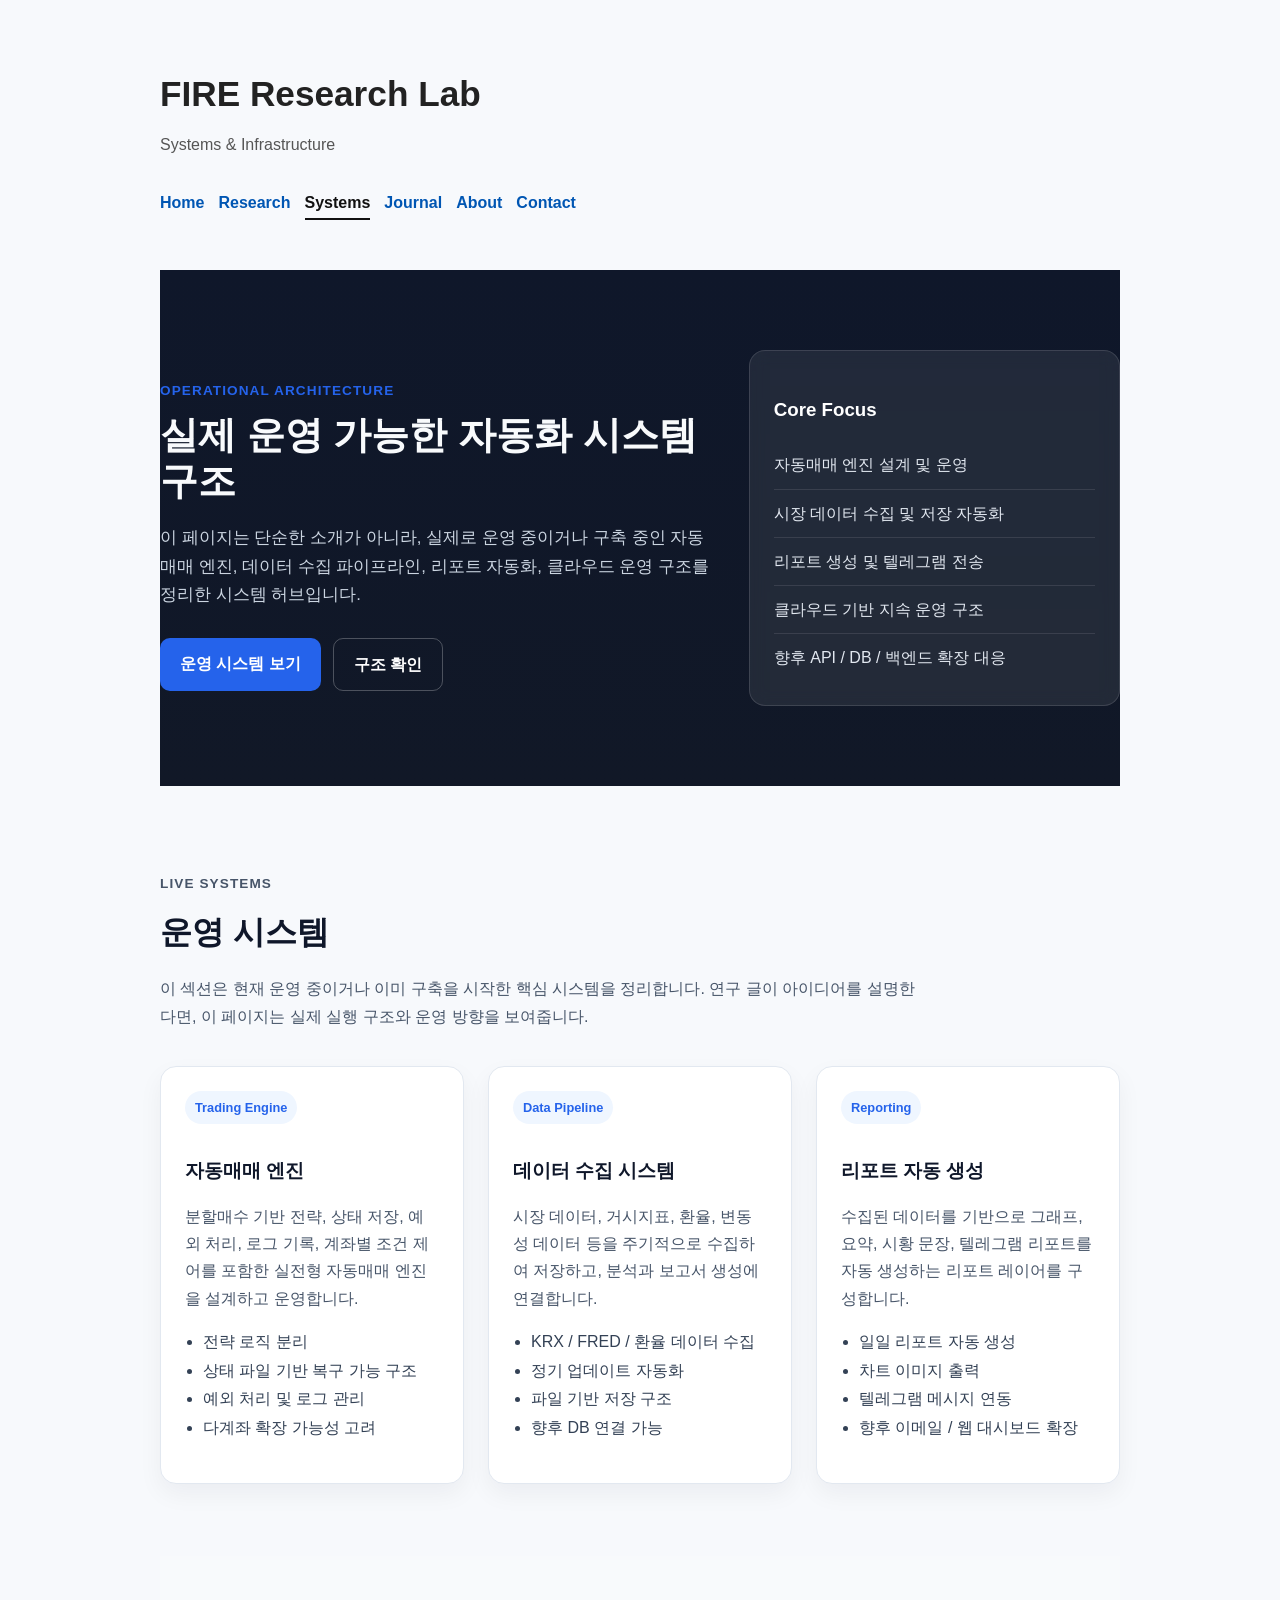
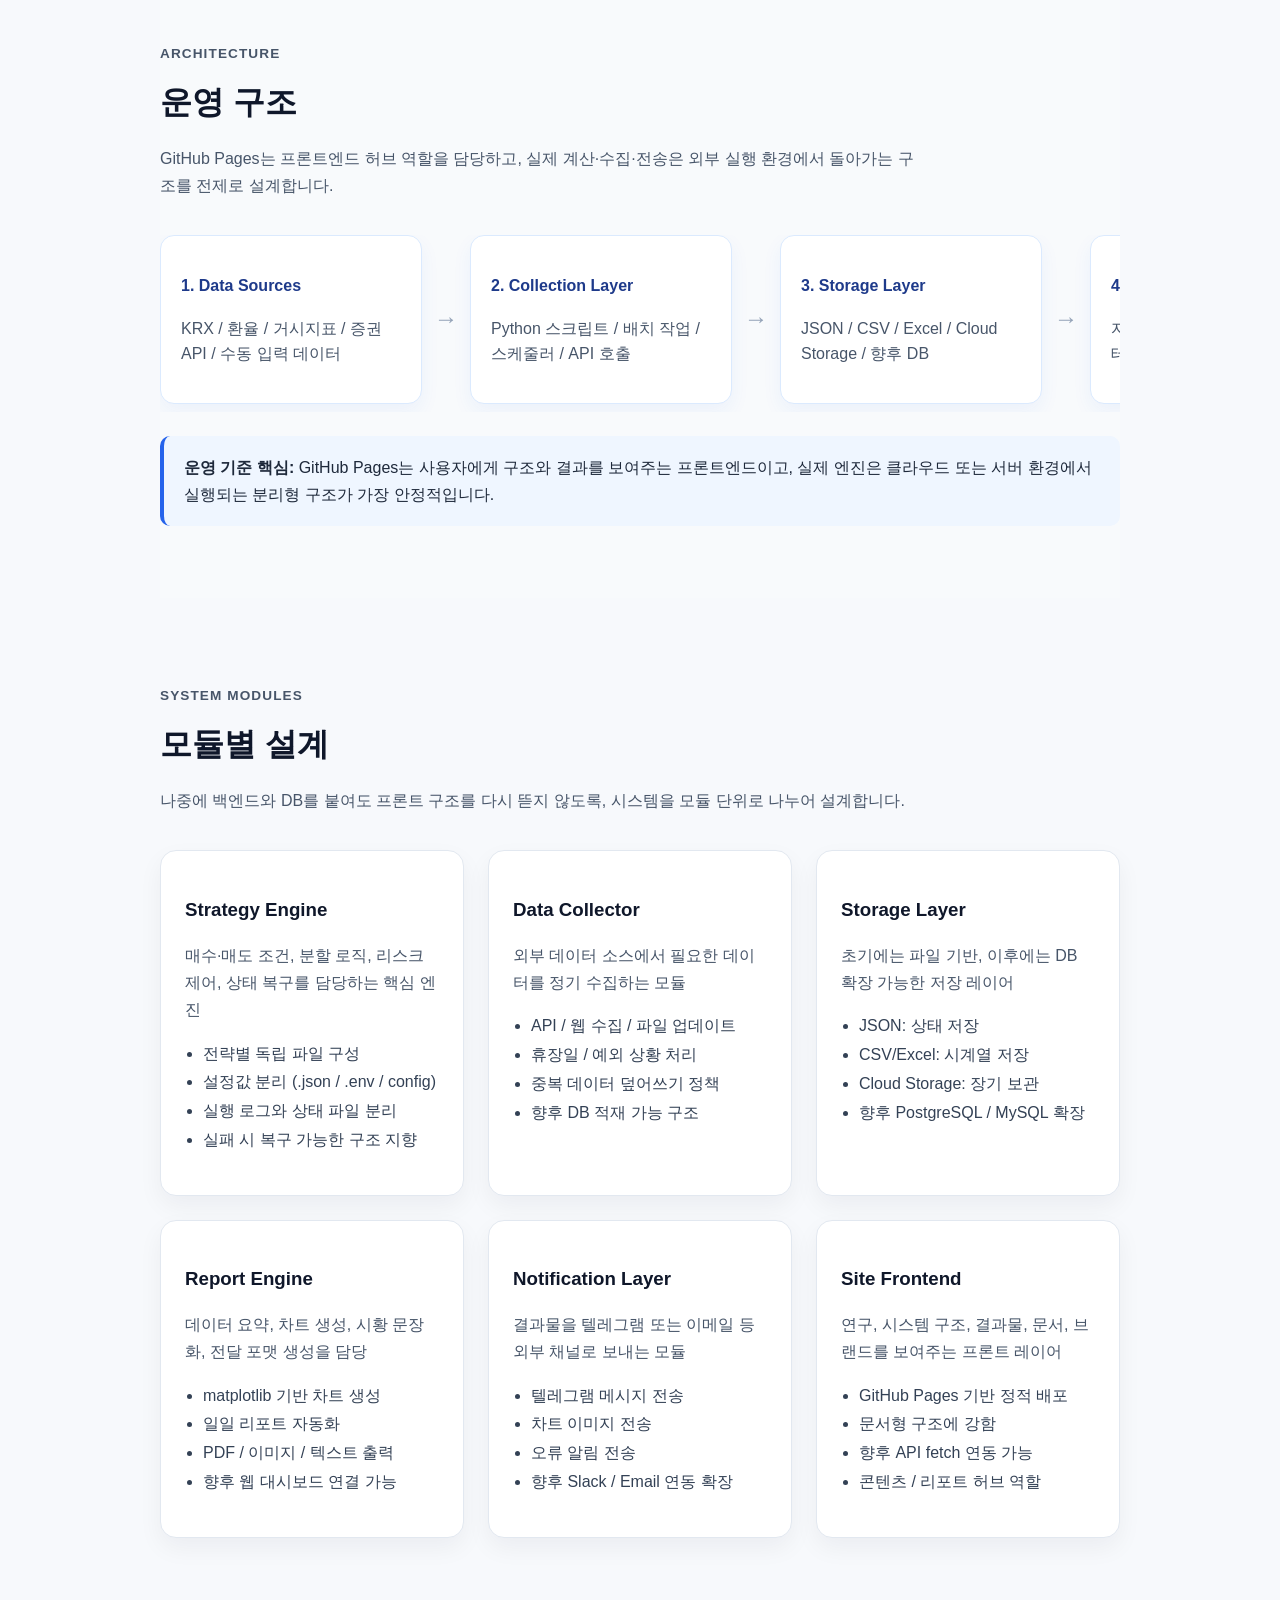
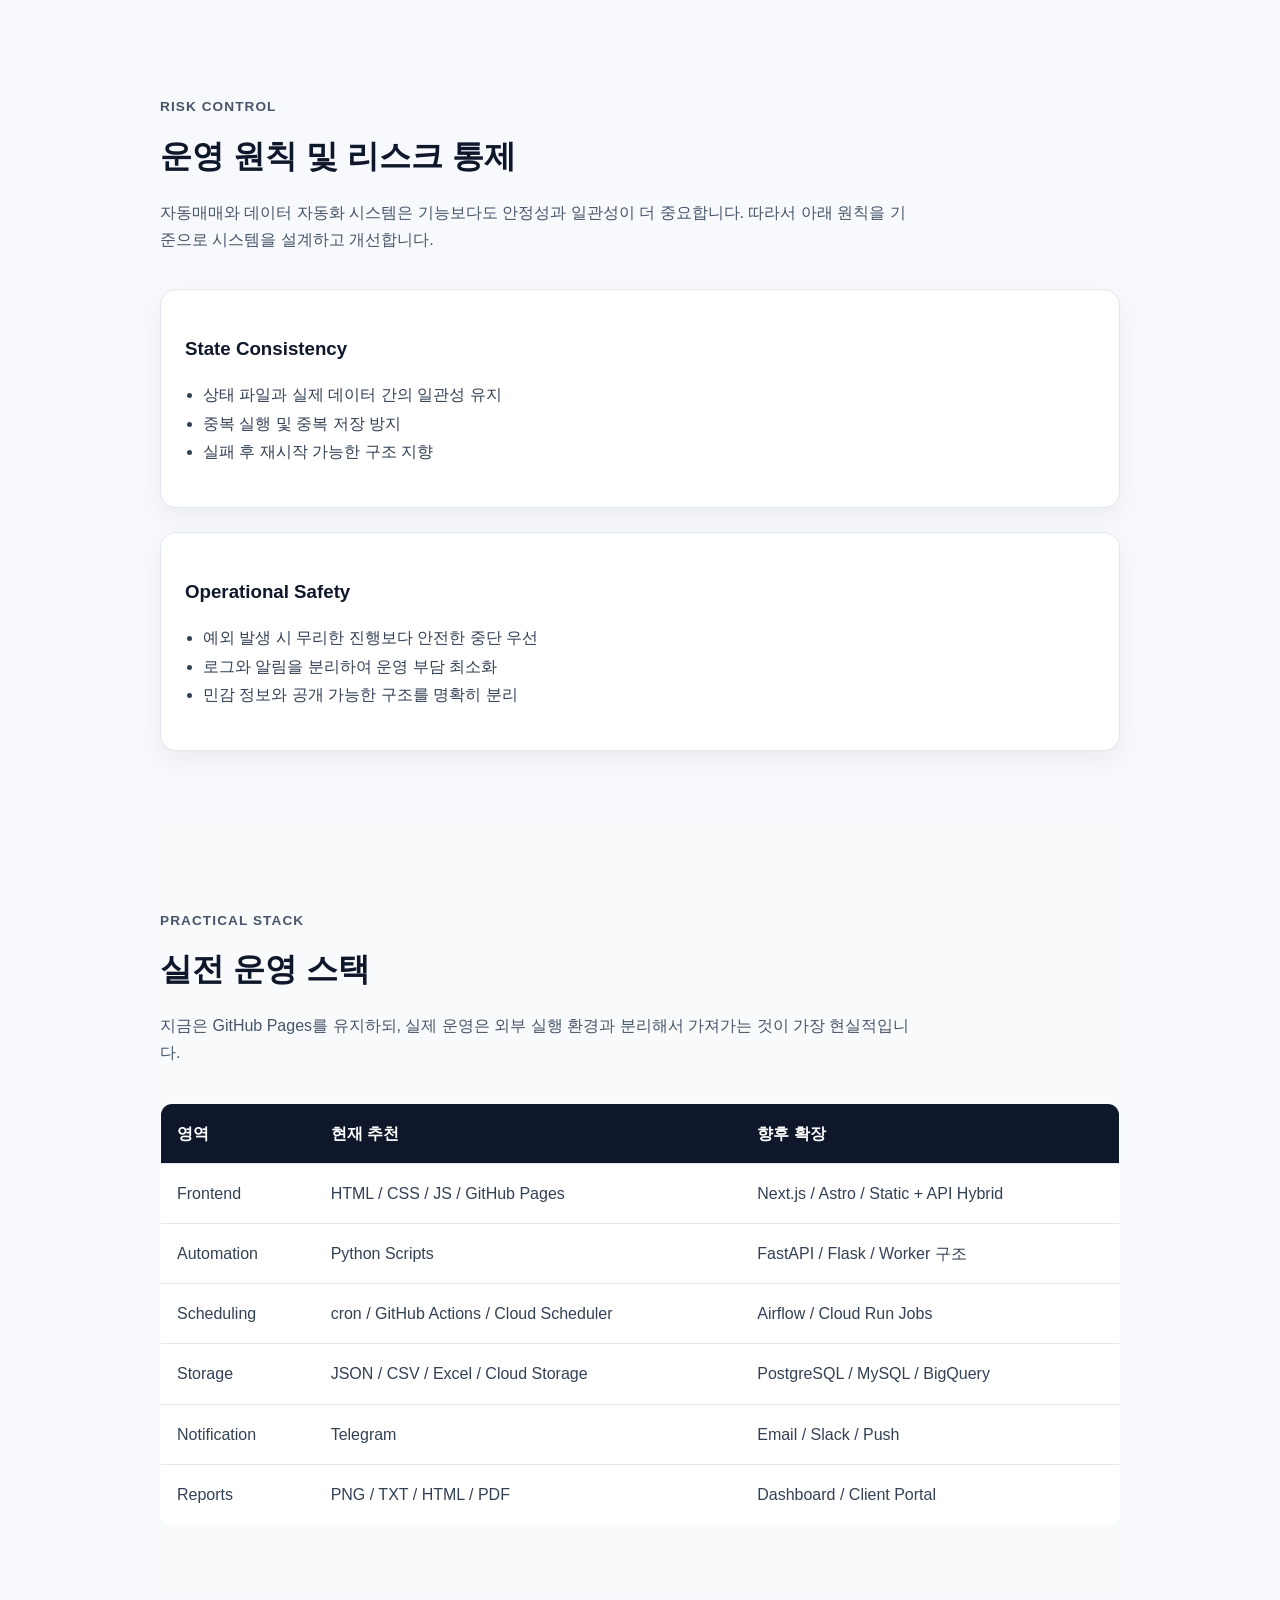
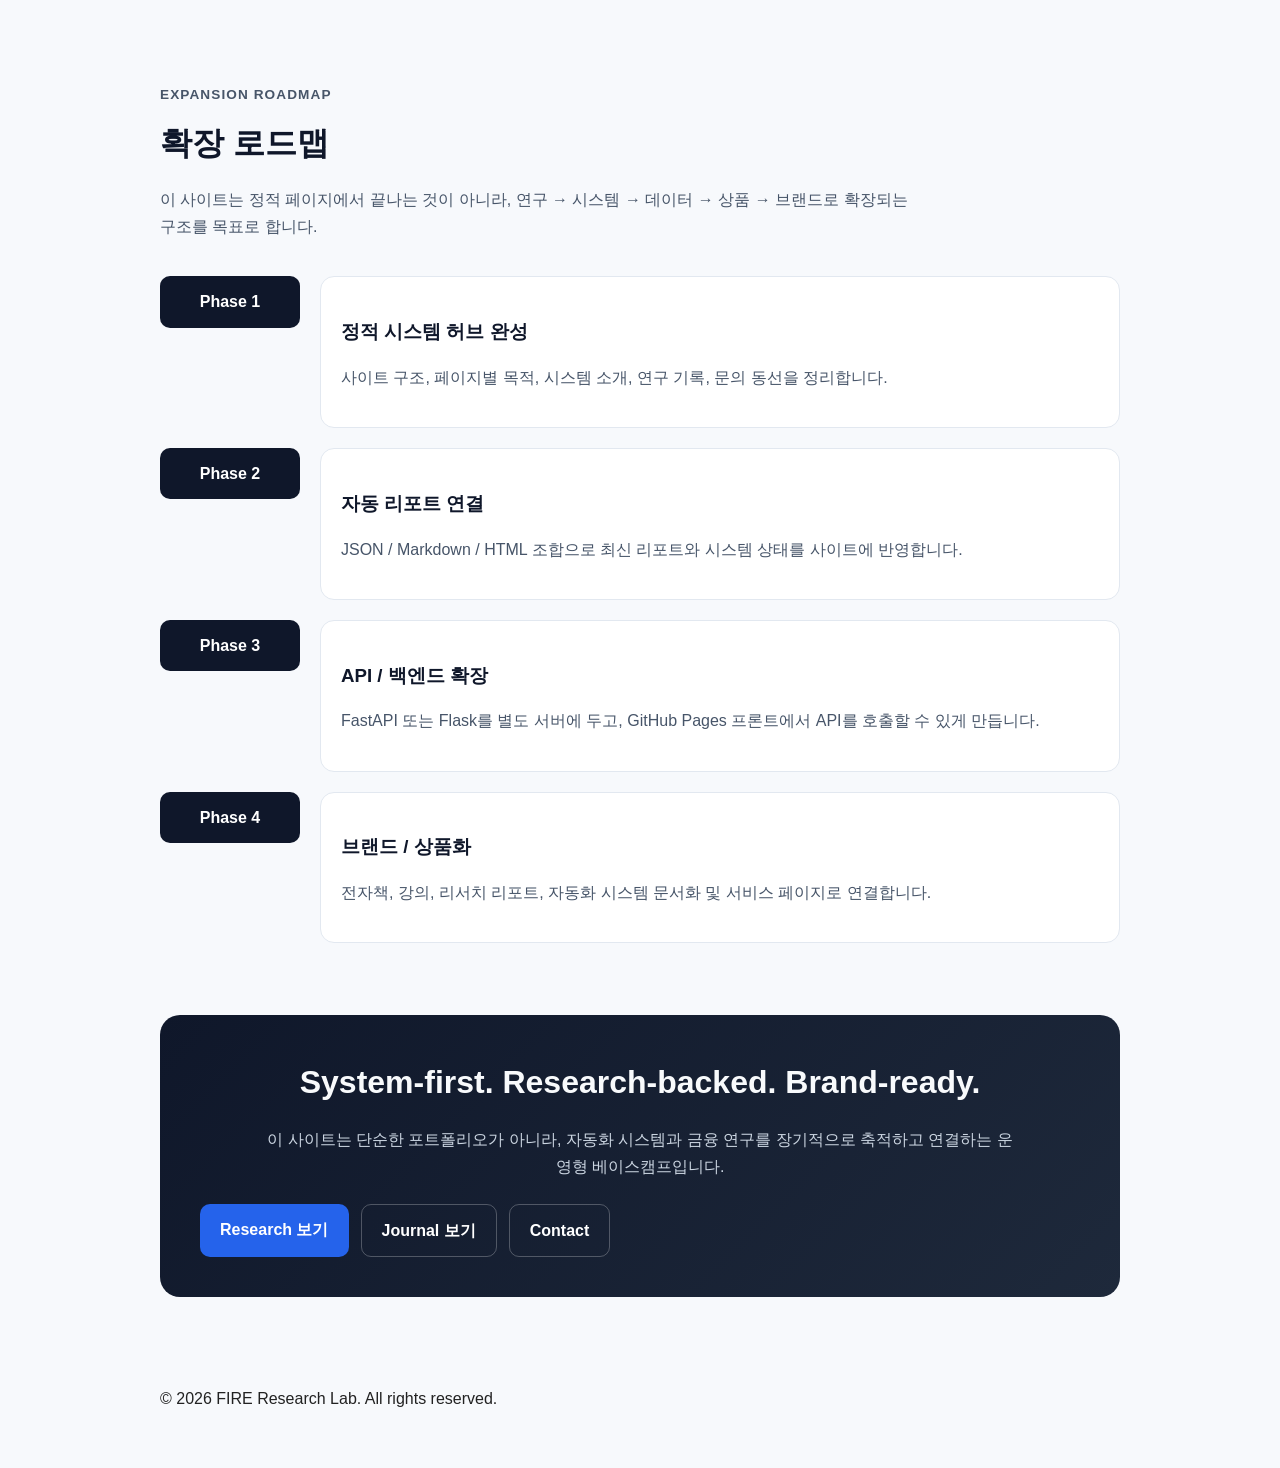
<file: systems.html>
<!DOCTYPE html>
<html lang="ko">
<head>
  <meta charset="UTF-8">
  <meta name="viewport" content="width=device-width, initial-scale=1.0">
  <title>Systems | FIRE Research Lab</title>
  <meta name="description" content="자동매매 엔진, 데이터 수집, 리포트 자동화, 클라우드 운영 구조를 정리한 시스템 허브 페이지입니다.">
  <meta name="keywords" content="자동매매, 시스템 트레이딩, 데이터 수집, 리포트 자동화, Python, GitHub Pages, 금융 연구">
  <meta name="author" content="Ji-hyun">
  <meta name="robots" content="index, follow">
  <link rel="canonical" href="https://nahaebom.github.io/systems.html">

  <meta property="og:type" content="website">
  <meta property="og:title" content="Systems | FIRE Research Lab">
  <meta property="og:description" content="자동매매 엔진, 데이터 수집, 리포트 자동화, 클라우드 운영 구조를 정리한 시스템 허브 페이지입니다.">
  <meta property="og:url" content="https://nahaebom.github.io/systems.html">
  <meta property="og:site_name" content="FIRE Research Lab">
  <meta property="og:locale" content="ko_KR">

  <meta name="twitter:card" content="summary">
  <meta name="twitter:title" content="Systems | FIRE Research Lab">
  <meta name="twitter:description" content="자동매매, 데이터 수집, 리포트 자동화, 클라우드 운영 구조를 정리한 시스템 허브 페이지입니다.">

  <link rel="stylesheet" href="css/style.css">
</head>
<body>

  <header class="site-header">
    <div class="container">
      <h1 class="site-title">FIRE Research Lab</h1>
      <p class="site-subtitle">Systems & Infrastructure</p>

      <nav class="site-nav">
        <a href="index.html">Home</a>
        <a href="research.html">Research</a>
        <a href="systems.html" class="active">Systems</a>
        <a href="journal.html">Journal</a>
        <a href="about.html">About</a>
        <a href="contact.html">Contact</a>
      </nav>
    </div>
  </header>

  <main>
    <!-- Hero -->
    <section class="page-hero systems-hero">
      <div class="container">
        <div class="hero-grid">
          <div>
            <p class="section-eyebrow">Operational Architecture</p>
            <h2 class="page-title">실제 운영 가능한 자동화 시스템 구조</h2>
            <p class="page-description">
              이 페이지는 단순한 소개가 아니라, 실제로 운영 중이거나 구축 중인
              자동매매 엔진, 데이터 수집 파이프라인, 리포트 자동화, 클라우드 운영 구조를
              정리한 시스템 허브입니다.
            </p>

            <div class="hero-actions">
              <a href="#live-systems" class="btn btn-primary">운영 시스템 보기</a>
              <a href="#architecture" class="btn btn-secondary">구조 확인</a>
            </div>
          </div>

          <div class="hero-card">
            <h3>Core Focus</h3>
            <ul class="hero-list">
              <li>자동매매 엔진 설계 및 운영</li>
              <li>시장 데이터 수집 및 저장 자동화</li>
              <li>리포트 생성 및 텔레그램 전송</li>
              <li>클라우드 기반 지속 운영 구조</li>
              <li>향후 API / DB / 백엔드 확장 대응</li>
            </ul>
          </div>
        </div>
      </div>
    </section>

    <!-- Live Systems -->
    <section id="live-systems" class="content-section">
      <div class="container">
        <div class="section-heading">
          <p class="section-eyebrow">Live Systems</p>
          <h2>운영 시스템</h2>
          <p>
            이 섹션은 현재 운영 중이거나 이미 구축을 시작한 핵심 시스템을 정리합니다.
            연구 글이 아이디어를 설명한다면, 이 페이지는 실제 실행 구조와 운영 방향을 보여줍니다.
          </p>
        </div>

        <div class="card-grid three-col">
          <article class="info-card">
            <span class="card-tag">Trading Engine</span>
            <h3>자동매매 엔진</h3>
            <p>
              분할매수 기반 전략, 상태 저장, 예외 처리, 로그 기록, 계좌별 조건 제어를
              포함한 실전형 자동매매 엔진을 설계하고 운영합니다.
            </p>
            <ul class="feature-list">
              <li>전략 로직 분리</li>
              <li>상태 파일 기반 복구 가능 구조</li>
              <li>예외 처리 및 로그 관리</li>
              <li>다계좌 확장 가능성 고려</li>
            </ul>
          </article>

          <article class="info-card">
            <span class="card-tag">Data Pipeline</span>
            <h3>데이터 수집 시스템</h3>
            <p>
              시장 데이터, 거시지표, 환율, 변동성 데이터 등을 주기적으로 수집하여
              저장하고, 분석과 보고서 생성에 연결합니다.
            </p>
            <ul class="feature-list">
              <li>KRX / FRED / 환율 데이터 수집</li>
              <li>정기 업데이트 자동화</li>
              <li>파일 기반 저장 구조</li>
              <li>향후 DB 연결 가능</li>
            </ul>
          </article>

          <article class="info-card">
            <span class="card-tag">Reporting</span>
            <h3>리포트 자동 생성</h3>
            <p>
              수집된 데이터를 기반으로 그래프, 요약, 시황 문장, 텔레그램 리포트를
              자동 생성하는 리포트 레이어를 구성합니다.
            </p>
            <ul class="feature-list">
              <li>일일 리포트 자동 생성</li>
              <li>차트 이미지 출력</li>
              <li>텔레그램 메시지 연동</li>
              <li>향후 이메일 / 웹 대시보드 확장</li>
            </ul>
          </article>
        </div>
      </div>
    </section>

    <!-- Architecture -->
    <section id="architecture" class="content-section alt-section">
      <div class="container">
        <div class="section-heading">
          <p class="section-eyebrow">Architecture</p>
          <h2>운영 구조</h2>
          <p>
            GitHub Pages는 프론트엔드 허브 역할을 담당하고, 실제 계산·수집·전송은
            외부 실행 환경에서 돌아가는 구조를 전제로 설계합니다.
          </p>
        </div>

        <div class="architecture-flow">
          <div class="flow-box">
            <h3>1. Data Sources</h3>
            <p>KRX / 환율 / 거시지표 / 증권 API / 수동 입력 데이터</p>
          </div>
          <div class="flow-arrow">→</div>
          <div class="flow-box">
            <h3>2. Collection Layer</h3>
            <p>Python 스크립트 / 배치 작업 / 스케줄러 / API 호출</p>
          </div>
          <div class="flow-arrow">→</div>
          <div class="flow-box">
            <h3>3. Storage Layer</h3>
            <p>JSON / CSV / Excel / Cloud Storage / 향후 DB</p>
          </div>
          <div class="flow-arrow">→</div>
          <div class="flow-box">
            <h3>4. Analysis & Strategy</h3>
            <p>자동매매 로직 / 지표 계산 / 백테스트 / 리포트 생성</p>
          </div>
          <div class="flow-arrow">→</div>
          <div class="flow-box">
            <h3>5. Delivery Layer</h3>
            <p>Telegram / Website / PDF / Email / Dashboard</p>
          </div>
        </div>

        <div class="system-note">
          <strong>운영 기준 핵심:</strong>
          GitHub Pages는 사용자에게 구조와 결과를 보여주는 프론트엔드이고,
          실제 엔진은 클라우드 또는 서버 환경에서 실행되는 분리형 구조가 가장 안정적입니다.
        </div>
      </div>
    </section>

    <!-- System Modules -->
    <section class="content-section">
      <div class="container">
        <div class="section-heading">
          <p class="section-eyebrow">System Modules</p>
          <h2>모듈별 설계</h2>
          <p>
            나중에 백엔드와 DB를 붙여도 프론트 구조를 다시 뜯지 않도록,
            시스템을 모듈 단위로 나누어 설계합니다.
          </p>
        </div>

        <div class="module-grid">
          <article class="module-card">
            <h3>Strategy Engine</h3>
            <p class="module-summary">
              매수·매도 조건, 분할 로직, 리스크 제어, 상태 복구를 담당하는 핵심 엔진
            </p>
            <ul class="feature-list">
              <li>전략별 독립 파일 구성</li>
              <li>설정값 분리 (.json / .env / config)</li>
              <li>실행 로그와 상태 파일 분리</li>
              <li>실패 시 복구 가능한 구조 지향</li>
            </ul>
          </article>

          <article class="module-card">
            <h3>Data Collector</h3>
            <p class="module-summary">
              외부 데이터 소스에서 필요한 데이터를 정기 수집하는 모듈
            </p>
            <ul class="feature-list">
              <li>API / 웹 수집 / 파일 업데이트</li>
              <li>휴장일 / 예외 상황 처리</li>
              <li>중복 데이터 덮어쓰기 정책</li>
              <li>향후 DB 적재 가능 구조</li>
            </ul>
          </article>

          <article class="module-card">
            <h3>Storage Layer</h3>
            <p class="module-summary">
              초기에는 파일 기반, 이후에는 DB 확장 가능한 저장 레이어
            </p>
            <ul class="feature-list">
              <li>JSON: 상태 저장</li>
              <li>CSV/Excel: 시계열 저장</li>
              <li>Cloud Storage: 장기 보관</li>
              <li>향후 PostgreSQL / MySQL 확장</li>
            </ul>
          </article>

          <article class="module-card">
            <h3>Report Engine</h3>
            <p class="module-summary">
              데이터 요약, 차트 생성, 시황 문장화, 전달 포맷 생성을 담당
            </p>
            <ul class="feature-list">
              <li>matplotlib 기반 차트 생성</li>
              <li>일일 리포트 자동화</li>
              <li>PDF / 이미지 / 텍스트 출력</li>
              <li>향후 웹 대시보드 연결 가능</li>
            </ul>
          </article>

          <article class="module-card">
            <h3>Notification Layer</h3>
            <p class="module-summary">
              결과물을 텔레그램 또는 이메일 등 외부 채널로 보내는 모듈
            </p>
            <ul class="feature-list">
              <li>텔레그램 메시지 전송</li>
              <li>차트 이미지 전송</li>
              <li>오류 알림 전송</li>
              <li>향후 Slack / Email 연동 확장</li>
            </ul>
          </article>

          <article class="module-card">
            <h3>Site Frontend</h3>
            <p class="module-summary">
              연구, 시스템 구조, 결과물, 문서, 브랜드를 보여주는 프론트 레이어
            </p>
            <ul class="feature-list">
              <li>GitHub Pages 기반 정적 배포</li>
              <li>문서형 구조에 강함</li>
              <li>향후 API fetch 연동 가능</li>
              <li>콘텐츠 / 리포트 허브 역할</li>
            </ul>
          </article>
        </div>
      </div>
    </section>

    <section class="content-section">
      <div class="container">
        <div class="section-heading">
          <p class="section-eyebrow">Risk Control</p>
          <h2>운영 원칙 및 리스크 통제</h2>
          <p>
            자동매매와 데이터 자동화 시스템은 기능보다도 안정성과 일관성이 더 중요합니다.
            따라서 아래 원칙을 기준으로 시스템을 설계하고 개선합니다.
          </p>
        </div>

        <div class="card-grid two-col">
          <article class="info-card">
            <h3>State Consistency</h3>
            <ul class="feature-list">
              <li>상태 파일과 실제 데이터 간의 일관성 유지</li>
              <li>중복 실행 및 중복 저장 방지</li>
              <li>실패 후 재시작 가능한 구조 지향</li>
            </ul>
          </article>

          <article class="info-card">
            <h3>Operational Safety</h3>
            <ul class="feature-list">
              <li>예외 발생 시 무리한 진행보다 안전한 중단 우선</li>
              <li>로그와 알림을 분리하여 운영 부담 최소화</li>
              <li>민감 정보와 공개 가능한 구조를 명확히 분리</li>
            </ul>
          </article>
        </div>
      </div>
    </section>


    <!-- Practical Stack -->
    <section class="content-section alt-section">
      <div class="container">
        <div class="section-heading">
          <p class="section-eyebrow">Practical Stack</p>
          <h2>실전 운영 스택</h2>
          <p>
            지금은 GitHub Pages를 유지하되, 실제 운영은 외부 실행 환경과 분리해서
            가져가는 것이 가장 현실적입니다.
          </p>
        </div>

        <div class="stack-table-wrap">
          <table class="stack-table">
            <thead>
              <tr>
                <th>영역</th>
                <th>현재 추천</th>
                <th>향후 확장</th>
              </tr>
            </thead>
            <tbody>
              <tr>
                <td>Frontend</td>
                <td>HTML / CSS / JS / GitHub Pages</td>
                <td>Next.js / Astro / Static + API Hybrid</td>
              </tr>
              <tr>
                <td>Automation</td>
                <td>Python Scripts</td>
                <td>FastAPI / Flask / Worker 구조</td>
              </tr>
              <tr>
                <td>Scheduling</td>
                <td>cron / GitHub Actions / Cloud Scheduler</td>
                <td>Airflow / Cloud Run Jobs</td>
              </tr>
              <tr>
                <td>Storage</td>
                <td>JSON / CSV / Excel / Cloud Storage</td>
                <td>PostgreSQL / MySQL / BigQuery</td>
              </tr>
              <tr>
                <td>Notification</td>
                <td>Telegram</td>
                <td>Email / Slack / Push</td>
              </tr>
              <tr>
                <td>Reports</td>
                <td>PNG / TXT / HTML / PDF</td>
                <td>Dashboard / Client Portal</td>
              </tr>
            </tbody>
          </table>
        </div>
      </div>
    </section>

    <!-- Build Roadmap -->
    <section class="content-section">
      <div class="container">
        <div class="section-heading">
          <p class="section-eyebrow">Expansion Roadmap</p>
          <h2>확장 로드맵</h2>
          <p>
            이 사이트는 정적 페이지에서 끝나는 것이 아니라,
            연구 → 시스템 → 데이터 → 상품 → 브랜드로 확장되는 구조를 목표로 합니다.
          </p>
        </div>

        <div class="timeline">
          <div class="timeline-item">
            <div class="timeline-phase">Phase 1</div>
            <div class="timeline-content">
              <h3>정적 시스템 허브 완성</h3>
              <p>
                사이트 구조, 페이지별 목적, 시스템 소개, 연구 기록, 문의 동선을 정리합니다.
              </p>
            </div>
          </div>

          <div class="timeline-item">
            <div class="timeline-phase">Phase 2</div>
            <div class="timeline-content">
              <h3>자동 리포트 연결</h3>
              <p>
                JSON / Markdown / HTML 조합으로 최신 리포트와 시스템 상태를 사이트에 반영합니다.
              </p>
            </div>
          </div>

          <div class="timeline-item">
            <div class="timeline-phase">Phase 3</div>
            <div class="timeline-content">
              <h3>API / 백엔드 확장</h3>
              <p>
                FastAPI 또는 Flask를 별도 서버에 두고, GitHub Pages 프론트에서 API를 호출할 수 있게 만듭니다.
              </p>
            </div>
          </div>

          <div class="timeline-item">
            <div class="timeline-phase">Phase 4</div>
            <div class="timeline-content">
              <h3>브랜드 / 상품화</h3>
              <p>
                전자책, 강의, 리서치 리포트, 자동화 시스템 문서화 및 서비스 페이지로 연결합니다.
              </p>
            </div>
          </div>
        </div>
      </div>
    </section>

    <!-- CTA -->
    <section class="content-section cta-section">
      <div class="container">
        <div class="cta-box">
          <h2>System-first. Research-backed. Brand-ready.</h2>
          <p>
            이 사이트는 단순한 포트폴리오가 아니라, 자동화 시스템과 금융 연구를
            장기적으로 축적하고 연결하는 운영형 베이스캠프입니다.
          </p>
          <div class="hero-actions">
            <a href="research.html" class="btn btn-primary">Research 보기</a>
            <a href="journal.html" class="btn btn-secondary">Journal 보기</a>
            <a href="contact.html" class="btn btn-secondary">Contact</a>
          </div>
        </div>
      </div>
    </section>
  </main>

  <footer class="site-footer">
    <div class="container">
      <p>&copy; 2026 FIRE Research Lab. All rights reserved.</p>
    </div>
  </footer>

</body>
</html>
</file>
<file: css/style.css>
body {
  font-family: Arial, sans-serif;
  max-width: 960px;
  margin: 0 auto;
  padding: 0 20px 40px;
  line-height: 1.7;
  background: #f7f9fc;
  color: #222;
}

.container {
  width: 100%;
}

.site-header {
  padding: 40px 0 20px;
}

.site-title {
  font-size: 2.2rem;
  margin-bottom: 8px;
}

.site-subtitle {
  color: #555;
  margin-top: 0;
}

.site-nav {
  margin: 30px 0;
  display: flex;
  flex-wrap: wrap;
  gap: 14px;
}

.site-nav a {
  text-decoration: none;
  color: #0056b3;
  font-weight: bold;
}

.site-nav a.active {
  color: #111;
  border-bottom: 2px solid #111;
  padding-bottom: 2px;
}

.card {
  background: white;
  padding: 24px;
  border-radius: 12px;
  box-shadow: 0 2px 10px rgba(0,0,0,0.06);
  margin-top: 24px;
}

h2 {
  margin-top: 0;
}

ul {
  padding-left: 20px;
}

@media (max-width: 640px) {
  body {
    padding: 0 16px 32px;
  }

  .site-title {
    font-size: 1.8rem;
  }

  .site-nav {
    gap: 10px;
  }
}


/* =========================
   Systems Page
========================= */

.page-hero {
  padding: 80px 0;
  background: linear-gradient(180deg, #0f172a 0%, #111827 100%);
  color: #f8fafc;
}

.hero-grid {
  display: grid;
  grid-template-columns: 1.5fr 1fr;
  gap: 32px;
  align-items: center;
}

.page-title {
  font-size: 2.4rem;
  line-height: 1.2;
  margin-bottom: 20px;
}

.page-description {
  font-size: 1.05rem;
  color: #cbd5e1;
  max-width: 700px;
  margin-bottom: 28px;
}

.hero-card {
  background: rgba(255, 255, 255, 0.08);
  border: 1px solid rgba(255, 255, 255, 0.12);
  border-radius: 16px;
  padding: 24px;
  backdrop-filter: blur(8px);
}

.hero-card h3 {
  margin-bottom: 16px;
  color: #ffffff;
}

.hero-list {
  list-style: none;
  padding: 0;
  margin: 0;
}

.hero-list li {
  padding: 10px 0;
  border-bottom: 1px solid rgba(255,255,255,0.1);
  color: #e2e8f0;
}

.hero-list li:last-child {
  border-bottom: none;
}

.hero-actions {
  display: flex;
  gap: 12px;
  flex-wrap: wrap;
}

.btn {
  display: inline-block;
  padding: 12px 20px;
  border-radius: 10px;
  text-decoration: none;
  font-weight: 600;
  transition: 0.2s ease;
}

.btn-primary {
  background: #2563eb;
  color: #fff;
}

.btn-primary:hover {
  background: #1d4ed8;
}

.btn-secondary {
  background: transparent;
  color: #fff;
  border: 1px solid rgba(255,255,255,0.25);
}

.btn-secondary:hover {
  background: rgba(255,255,255,0.08);
}

.content-section {
  padding: 72px 0;
}

.alt-section {
  background: #f8fafc;
}

.section-heading {
  margin-bottom: 36px;
}

.section-eyebrow {
  display: inline-block;
  font-size: 0.85rem;
  font-weight: 700;
  letter-spacing: 0.08em;
  text-transform: uppercase;
  color: #2563eb;
  margin-bottom: 10px;
}

.section-heading h2 {
  font-size: 2rem;
  margin-bottom: 12px;
  color: #0f172a;
}

.section-heading p {
  max-width: 760px;
  color: #475569;
  line-height: 1.7;
}

.card-grid {
  display: grid;
  gap: 24px;
}

.three-col {
  grid-template-columns: repeat(3, 1fr);
}

.info-card,
.module-card {
  background: #ffffff;
  border: 1px solid #e2e8f0;
  border-radius: 16px;
  padding: 24px;
  box-shadow: 0 10px 24px rgba(15, 23, 42, 0.05);
}

.card-tag {
  display: inline-block;
  margin-bottom: 12px;
  font-size: 0.8rem;
  font-weight: 700;
  color: #2563eb;
  background: #eff6ff;
  padding: 6px 10px;
  border-radius: 999px;
}

.info-card h3,
.module-card h3 {
  margin-bottom: 14px;
  color: #0f172a;
}

.info-card p,
.module-card p {
  color: #475569;
  line-height: 1.7;
}

.feature-list {
  margin-top: 16px;
  padding-left: 18px;
  color: #334155;
  line-height: 1.8;
}

.architecture-flow {
  display: grid;
  grid-template-columns: repeat(9, auto);
  gap: 12px;
  align-items: center;
  overflow-x: auto;
  padding-bottom: 8px;
}

.flow-box {
  min-width: 220px;
  background: #fff;
  border: 1px solid #dbeafe;
  border-radius: 14px;
  padding: 20px;
  box-shadow: 0 8px 20px rgba(37, 99, 235, 0.06);
}

.flow-box h3 {
  font-size: 1rem;
  margin-bottom: 10px;
  color: #1e3a8a;
}

.flow-box p {
  color: #475569;
  line-height: 1.6;
}

.flow-arrow {
  font-size: 1.5rem;
  color: #94a3b8;
  text-align: center;
}

.system-note {
  margin-top: 24px;
  padding: 18px 20px;
  background: #eff6ff;
  border-left: 4px solid #2563eb;
  border-radius: 10px;
  color: #1e293b;
  line-height: 1.7;
}

.module-grid {
  display: grid;
  grid-template-columns: repeat(3, 1fr);
  gap: 24px;
}

.module-summary {
  margin-bottom: 14px;
}

.stack-table-wrap {
  overflow-x: auto;
}

.stack-table {
  width: 100%;
  border-collapse: collapse;
  background: #ffffff;
  border-radius: 12px;
  overflow: hidden;
  border: 1px solid #e2e8f0;
}

.stack-table th,
.stack-table td {
  padding: 16px;
  text-align: left;
  border-bottom: 1px solid #e2e8f0;
}

.stack-table th {
  background: #0f172a;
  color: #fff;
}

.stack-table td {
  color: #334155;
}

.timeline {
  display: grid;
  gap: 20px;
}

.timeline-item {
  display: grid;
  grid-template-columns: 140px 1fr;
  gap: 20px;
  align-items: start;
}

.timeline-phase {
  background: #0f172a;
  color: #fff;
  font-weight: 700;
  padding: 12px 16px;
  border-radius: 10px;
  text-align: center;
}

.timeline-content {
  background: #fff;
  border: 1px solid #e2e8f0;
  border-radius: 14px;
  padding: 20px;
}

.timeline-content h3 {
  margin-bottom: 10px;
  color: #0f172a;
}

.timeline-content p {
  color: #475569;
  line-height: 1.7;
}

.cta-section {
  padding-top: 0;
}

.cta-box {
  background: linear-gradient(135deg, #0f172a, #1e293b);
  color: #f8fafc;
  border-radius: 20px;
  padding: 40px;
  text-align: center;
}

.cta-box h2 {
  margin-bottom: 16px;
  font-size: 2rem;
}

.cta-box p {
  max-width: 760px;
  margin: 0 auto 24px;
  color: #cbd5e1;
  line-height: 1.7;
}

/* Responsive */
@media (max-width: 1024px) {
  .hero-grid,
  .three-col,
  .module-grid {
    grid-template-columns: 1fr;
  }

  .timeline-item {
    grid-template-columns: 1fr;
  }
}

@media (max-width: 768px) {
  .page-title {
    font-size: 2rem;
  }

  .section-heading h2 {
    font-size: 1.6rem;
  }

  .content-section,
  .page-hero {
    padding: 56px 0;
  }

  .cta-box {
    padding: 28px;
  }
}


/* =========================
   Research Page
========================= */

.research-hero {
  background: linear-gradient(180deg, #0b1220 0%, #172033 100%);
}

.archive-list {
  display: grid;
  gap: 18px;
}

.archive-item {
  display: grid;
  grid-template-columns: 120px 1fr;
  gap: 20px;
  background: #ffffff;
  border: 1px solid #e2e8f0;
  border-radius: 14px;
  padding: 20px;
  box-shadow: 0 10px 24px rgba(15, 23, 42, 0.05);
}

.archive-date {
  font-weight: 700;
  color: #2563eb;
  font-size: 0.95rem;
}

.archive-content h3 {
  margin-bottom: 10px;
  color: #0f172a;
}

.archive-content p {
  color: #475569;
  line-height: 1.7;
}

@media (max-width: 768px) {
  .archive-item {
    grid-template-columns: 1fr;
  }
}

/* =========================
   Research Post Cards
========================= */

.post-list {
  display: grid;
  gap: 20px;
}

.post-card {
  background: #ffffff;
  border: 1px solid #e2e8f0;
  border-radius: 16px;
  padding: 24px;
  box-shadow: 0 10px 24px rgba(15, 23, 42, 0.05);
  transition: transform 0.2s ease, box-shadow 0.2s ease;
}

.post-card:hover {
  transform: translateY(-2px);
  box-shadow: 0 14px 30px rgba(15, 23, 42, 0.08);
}

.post-meta {
  margin: 0 0 10px;
  font-size: 0.92rem;
  font-weight: 700;
  color: #2563eb;
}

.post-title {
  margin: 0 0 12px;
  font-size: 1.35rem;
  line-height: 1.4;
}

.post-title a {
  color: #0f172a;
  text-decoration: none;
}

.post-title a:hover {
  color: #2563eb;
}

.post-excerpt {
  margin: 0 0 16px;
  color: #475569;
  line-height: 1.8;
}

.post-link {
  margin: 0;
}

.post-link a {
  color: #2563eb;
  font-weight: 700;
  text-decoration: none;
}

.post-link a:hover {
  text-decoration: underline;
}

.code-block {
  background: #0f172a;
  color: #e2e8f0;
  padding: 20px;
  border-radius: 14px;
  overflow-x: auto;
  font-size: 0.95rem;
  line-height: 1.7;
}

.code-block code {
  font-family: Consolas, Monaco, monospace;
}

@media (max-width: 768px) {
  .post-card {
    padding: 20px;
  }

  .post-title {
    font-size: 1.15rem;
  }

  .code-block {
    font-size: 0.88rem;
    padding: 16px;
  }
}


/* =========================
   Article Image Support
========================= */

.article-cover {
  margin: 0 0 24px;
}

.article-cover img {
  display: block;
  width: 100%;
  max-width: 100%;
  border-radius: 16px;
  border: 1px solid #e2e8f0;
  box-shadow: 0 10px 24px rgba(15, 23, 42, 0.06);
}


/* =========================
   Research card thumbnail
========================= */
.post-card-thumb {
  width: 100%;
  aspect-ratio: 16 / 9;
  overflow: hidden;
  border-radius: 12px;
  margin-bottom: 14px;
  background: #f3f4f6;
}

.post-card-thumb img {
  width: 100%;
  height: 100%;
  object-fit: cover;
  display: block;
}
</file>
